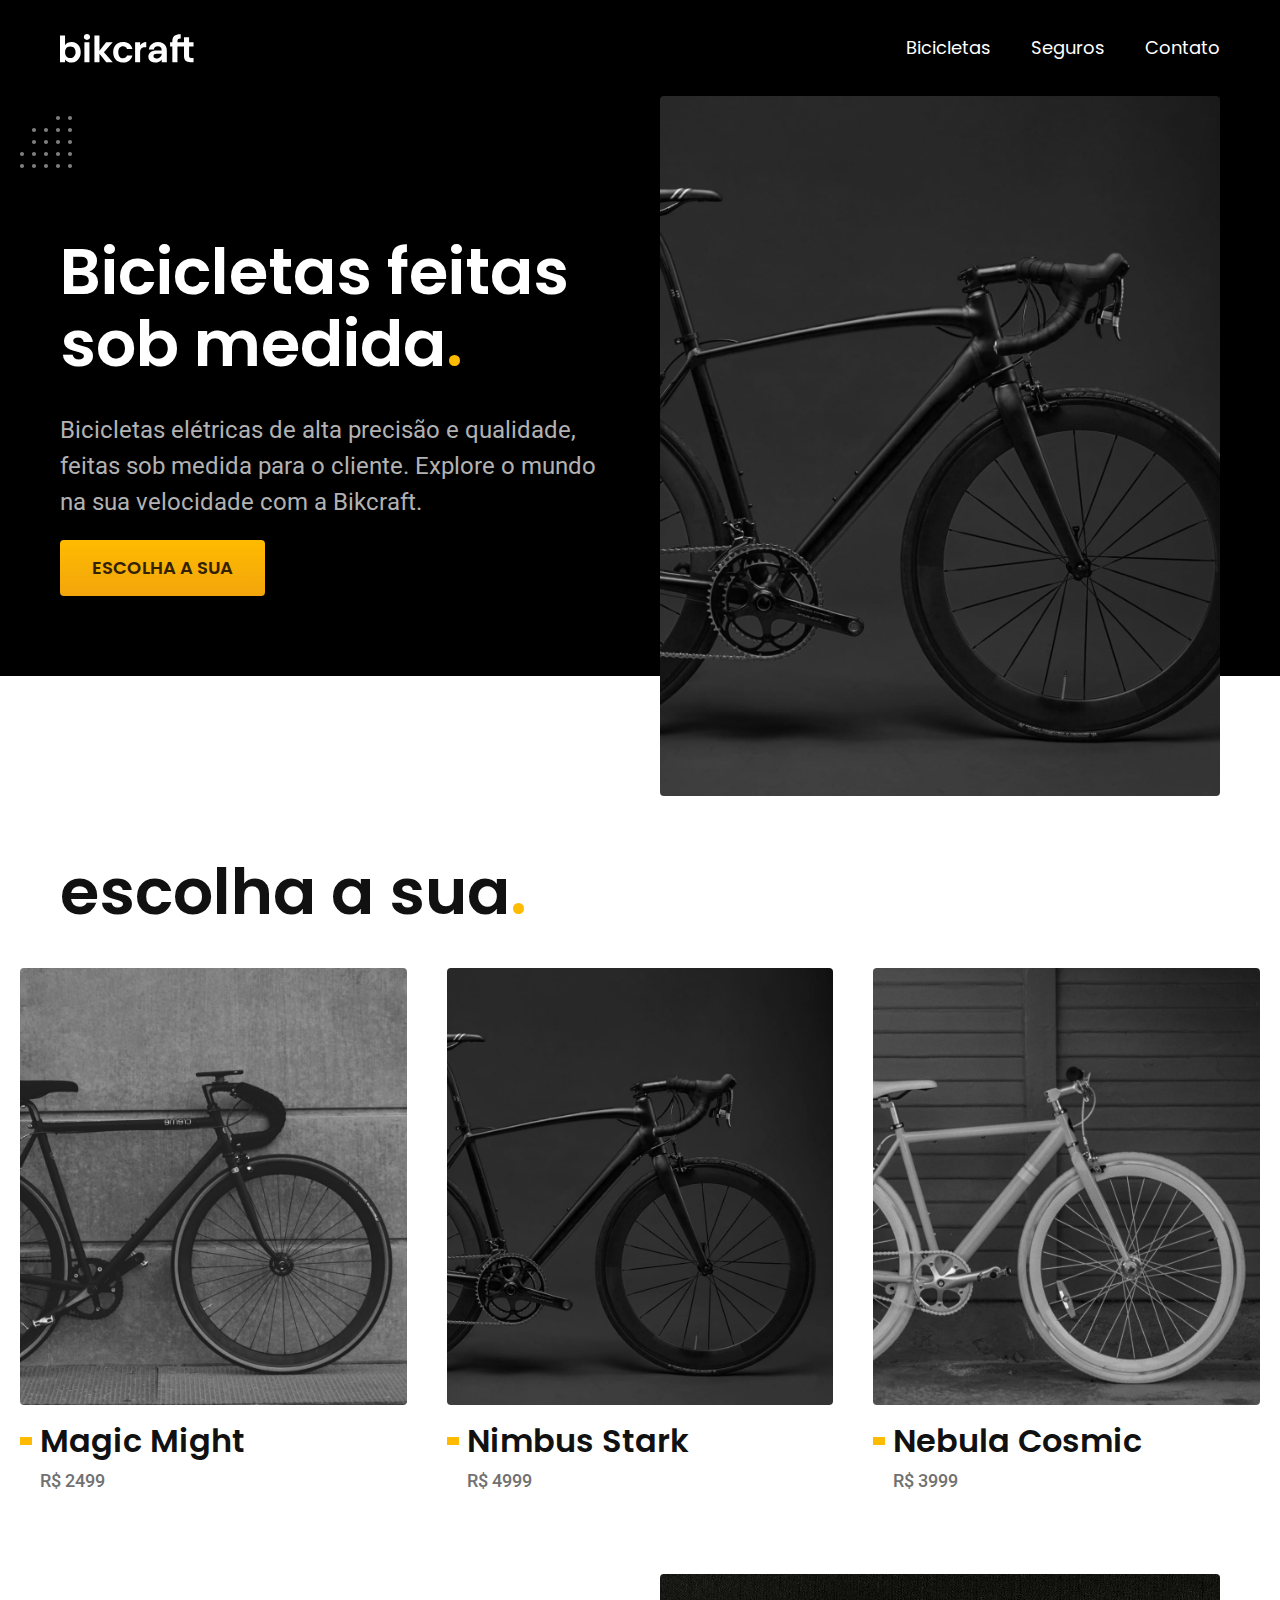
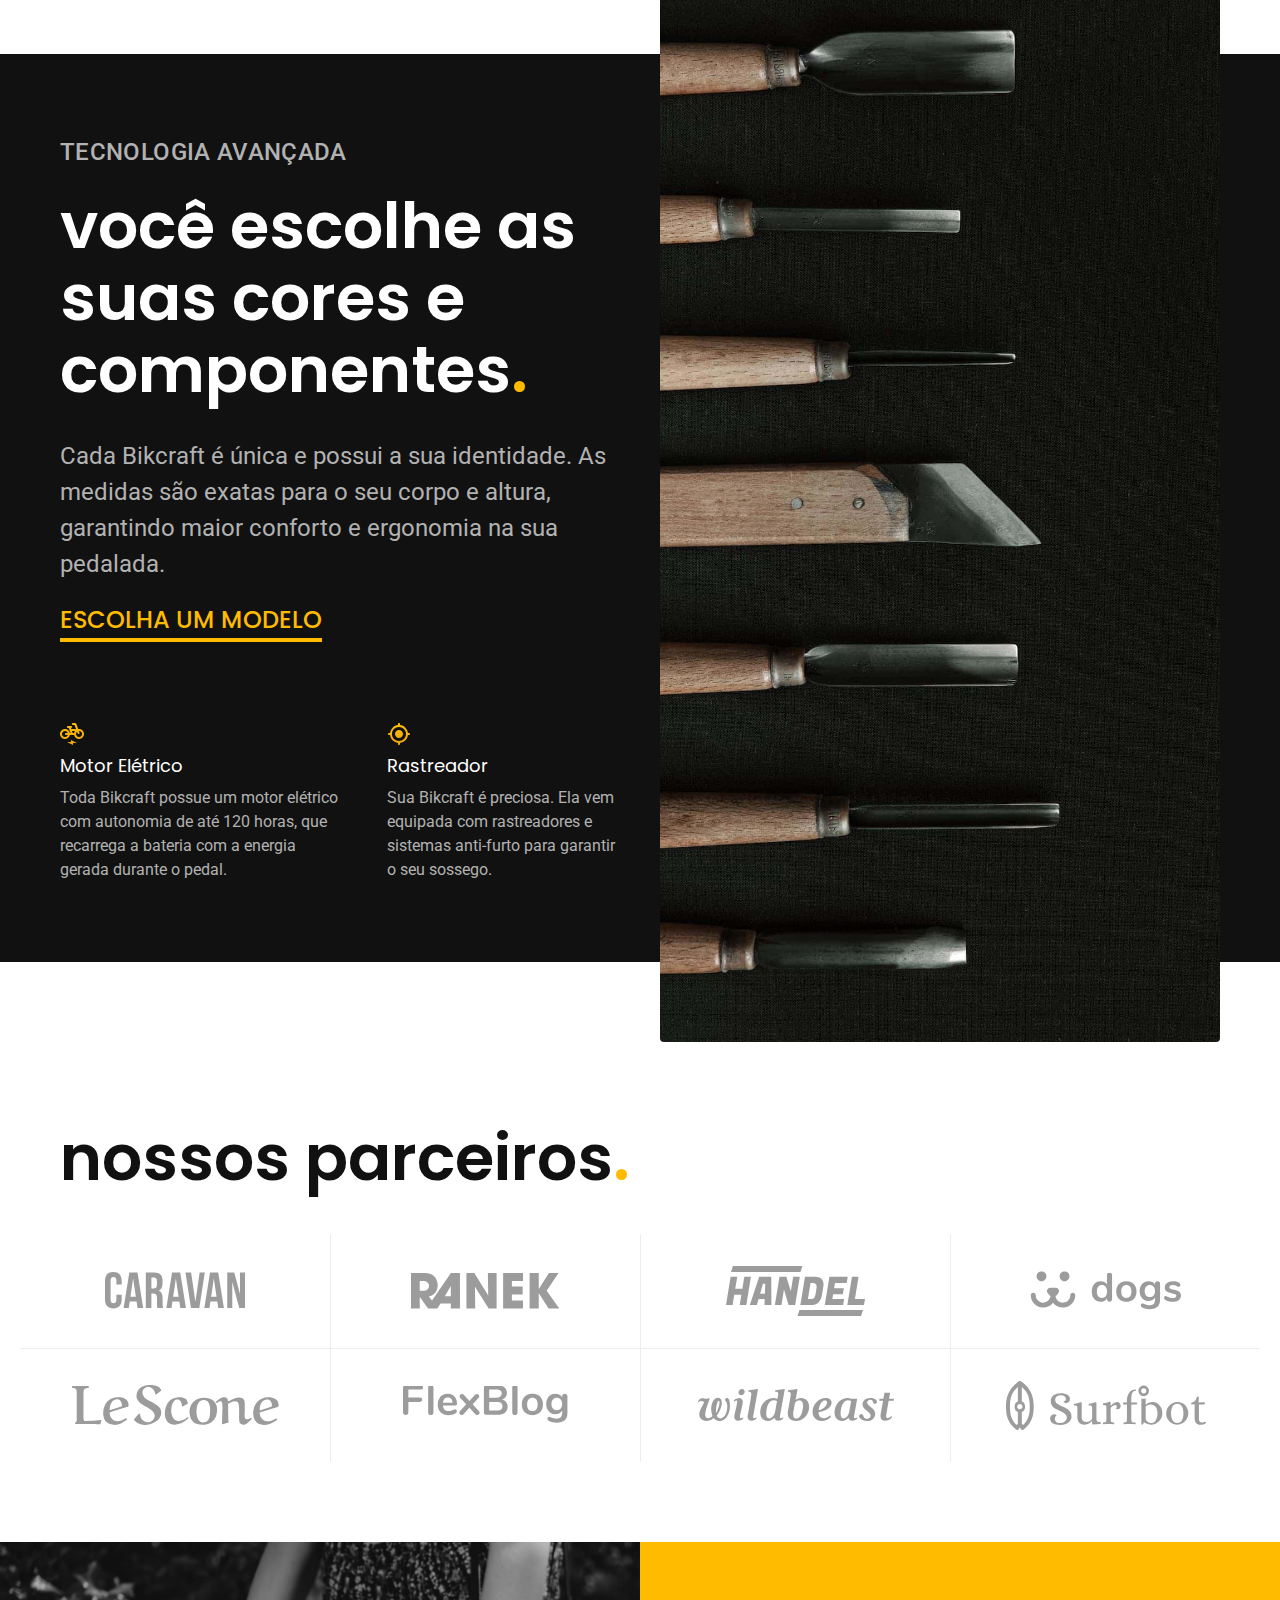
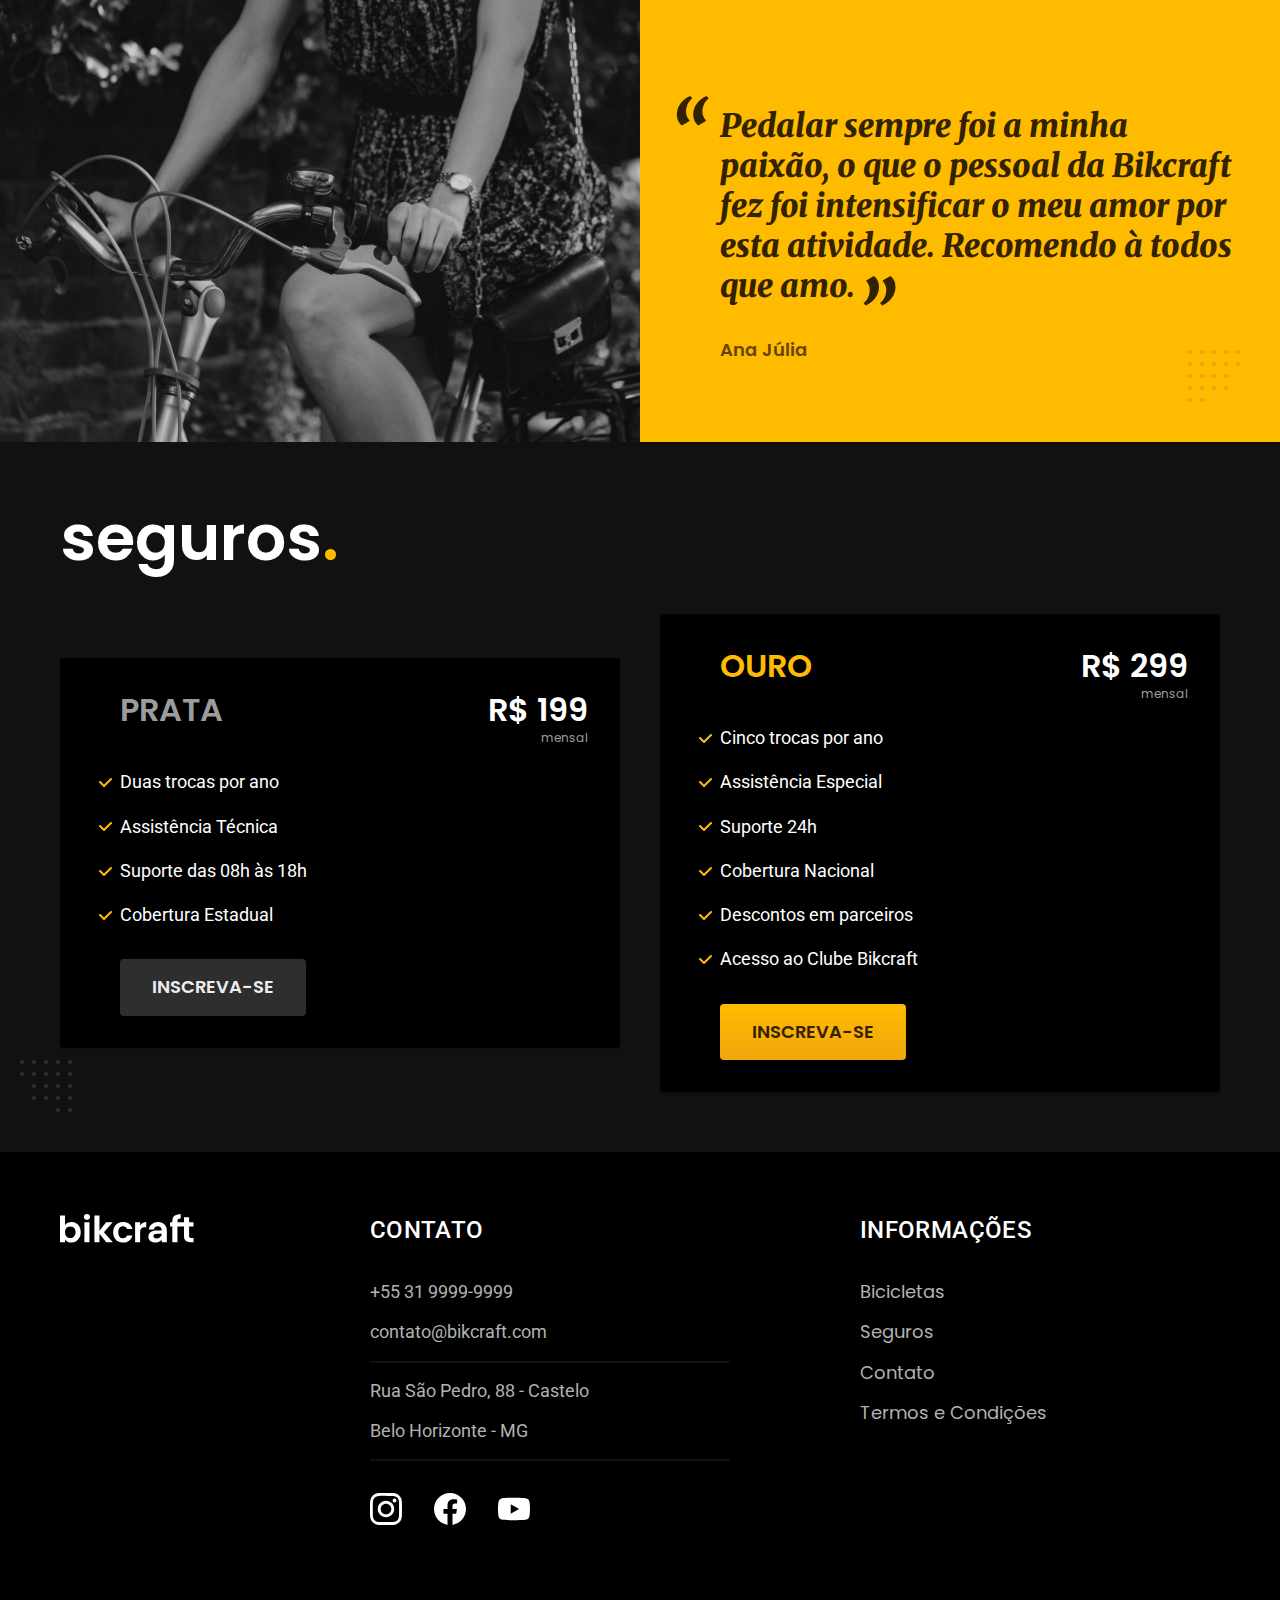
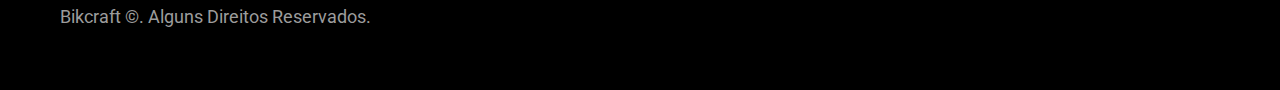
<file: index.html>
<!DOCTYPE html>
<html lang="pt-br">

<head>
  <meta charset="UTF-8">
  <meta name="viewport" content="width=device-width, initial-scale=1.0">
  <meta name="description" content="Bicicletas elétricas de alta precisão e qualidade,  feitas sob medida para o cliente. Explore o mundo na sua velocidade com a Bikcraft.">
  <title>Bikcraft - Bicicletas Elétricas</title>
  <link rel="preload" href="./css/style.min.css" as="style">
  <link rel="stylesheet" href="./css/style.min.css">
  <link rel="preconnect" href="https://fonts.googleapis.com">
  <link rel="preconnect" href="https://fonts.gstatic.com" crossorigin>
  <link href="https://fonts.googleapis.com/css2?family=Merriweather:ital,wght@1,900&family=Poppins:wght@400;600&family=Roboto:wght@400;500&display=swap" rel="stylesheet">
  <link rel="icon" href="./favicon.svg" type="image/svg+xml">
  <script>document.documentElement.classList.add("js")</script>
</head>

<body id="home">
  <header class="header-bg">
    <div class="container header">
      <a href="./index.html"><img src="./img/bikcraft.svg" width="136" height="32" alt="Bikcraft"></a>
      <nav aria-label="primaria">
        <ul class="header-menu font-1-m c0">
          <li><a href="./bicicletas.html">Bicicletas</a></li>
          <li><a href="./seguros.html">Seguros</a></li>
          <li><a href="./contato.html">Contato</a></li>
        </ul>
      </nav>
    </div>
  </header>
  <main class="introducao-bg">
    <div class="container introducao">
      <div class="introducao-conteudo">
        <h1 class="font-1-xxl c0 fadeInLeft" data-anime="100">Bicicletas feitas sob medida<span class="p1">.</span></h1>
        <p class="font-2-l c5 fadeInLeft" data-anime="200">Bicicletas elétricas de alta precisão e qualidade, feitas sob medida para o cliente. Explore o mundo na sua velocidade com a Bikcraft.</p>
        <a class="botao fadeInLeft" data-anime="300" href="./bicicletas.html">Escolha a sua</a>
      </div>
      <picture class="fadeInDown" data-anime="300">
        <source media="(max-width: 800px)" srcset="./img/bicicletas/nimbus.jpg">
        <img src="./img/fotos/introducao.jpg" alt="Bicicleta Nimbus Stark" width="1280" height="1600">
      </picture>
    </div>
  </main>
  <article class="bicicletas-lista">
    <div class="container">
      <h2 class=" font-1-xxl">escolha a sua<span class="p1">.</span></h2>
    </div>
    <ul>
      <li>
        <a href="./bicicletas/magic.html">
          <img src="./img/bicicletas/magic-home.jpg" alt="Bicicleta Magic Might" width="920" height="1040">
          <h3 class="font-1-xl">Magic Might</h3>
          <span class="font-2-m-b c7">R$ 2499</span>
        </a>
      </li>
      <li>
        <a href="./bicicletas/nimbus.html">
          <img src="./img/bicicletas/nimbus-home.jpg" alt="Bicicleta Nimbus Stark" width="920" height="1040">
          <h3 class="font-1-xl">Nimbus Stark</h3>
          <span class="font-2-m-b c7">R$ 4999</span>
        </a>
      </li>
      <li>
        <a href="./bicicletas/nebula.html">
          <img src="./img/bicicletas/nebula-home.jpg" alt="Bicicleta Nebula Cosmic" width="920" height="1040">
          <h3 class="font-1-xl">Nebula Cosmic</h3>
          <span class="font-2-m-b c7">R$ 3999</span>
        </a>
      </li>
    </ul>
  </article>
  <article class="tecnologia-bg">
    <div class="container tecnologia">
      <div class="tecnologia-conteudo">
        <span class="font-2-l-b c5">Tecnologia Avançada</span>
        <h2 class="font-1-xxl c0">você escolhe as suas cores e componentes<span class="p1">.</span></h2>
        <p class="font-2-l c5">Cada Bikcraft é única e possui a sua identidade. As medidas são exatas para o seu corpo e altura, garantindo maior conforto e ergonomia na sua pedalada.</p>
        <a class="link" href="./bicicletas.html">Escolha um modelo</a>
        <div class="tecnologia-vantagens">
          <div>
            <img src="./img/icones/eletrica.svg" alt="icon" width="24" height="24">
            <h3 class="font-1-m c0">Motor Elétrico</h3>
            <p class="font-2-s c5">Toda Bikcraft possue um motor elétrico com autonomia de até 120 horas, que recarrega a bateria com a energia gerada durante o pedal.</p>
          </div>
          <div>
            <img src="./img/icones/rastreador.svg" alt="icon" width="24" height="24">
            <h3 class="font-1-m c0">Rastreador</h3>
            <p class="font-2-s c5">Sua Bikcraft é preciosa. Ela vem equipada com rastreadores e sistemas anti-furto para garantir o seu sossego.</p>
          </div>
        </div>
      </div>
      <div class="tecnologia-img"><img src="./img/fotos/tecnologia.jpg" alt="Ferramentas com acabamento em madeira e ferro" width="1200" height="1920"></div>
    </div>
  </article>
  <section class="parceiros" aria-label="Nossos parceiros">
    <h2 class="container font-1-xxl">nossos parceiros<span class="p1">.</span></h2>
    <ul>
      <li><img src="./img/parceiros/caravan.svg" alt="caravan" width="140" height="38"></li>
      <li><img src="./img/parceiros/ranek.svg" alt="ranek" width="149" height="36"></li>
      <li><img src="./img/parceiros/handel.svg" alt="handel" width="139" height="50"></li>
      <li><img src="./img/parceiros/dogs.svg" alt="dogs" width="152" height="39"></li>
      <li><img src="./img/parceiros/lescone.svg" alt="lescone" width="208" height="41"></li>
      <li><img src="./img/parceiros/flexblog.svg" alt="flexblog" width="165" height="38"></li>
      <li><img src="./img/parceiros/wildbeast.svg" alt="wildbeast" width="196" height="34"></li>
      <li><img src="./img/parceiros/surfbot.svg" alt="surfbot" width="200" height="49"></li>
    </ul>
  </section>
  <section class="depoimento" aria-label="Depoimento">
    <div class="depoimento-img">
      <img src="./img/fotos/depoimento.jpg" alt="Pessoa pedalando na bicicleta Bikcraft" width="1560" height="1360">
    </div>
    <div class="depoimento-conteudo">
      <blockquote class="font-1-xl p5">
        <p>Pedalar sempre foi a minha paixão, o que o pessoal da Bikcraft fez foi intensificar o meu amor por esta atividade. Recomendo à todos que amo.</p>
      </blockquote>
      <span class="font-1-m-b p4">Ana Júlia</span>
    </div>
  </section>
  <article class="seguros-bg">
    <div class="container seguros">
      <h2 class="font-1-xxl c0">seguros<span class="p1">.</span></h2>
      <div class="seguros-item">
        <h3 class="font-1-xl c6" id="prata">PRATA</h3>
        <span class="font-1-xl c0">R$ 199 <span class="font-1-xs c6">mensal</span></span>
        <ul class="font-2-m c0">
          <li>Duas trocas por ano</li>
          <li>Assistência Técnica</li>
          <li>Suporte das 08h às 18h</li>
          <li>Cobertura Estadual</li>
        </ul>
        <a class="botao sec" href="./orcamento.html?tipo=seguro&produto=prata">Inscreva-se</a>
      </div>
      <div class="seguros-item">
        <h3 class="font-1-xl p1" id="ouro">OURO</h3>
        <span class="font-1-xl c0">R$ 299 <span class="font-1-xs c6">mensal</span></span>
        <ul class="font-2-m c0">
          <li>Cinco trocas por ano</li>
          <li>Assistência Especial</li>
          <li>Suporte 24h</li>
          <li>Cobertura Nacional</li>
          <li>Descontos em parceiros</li>
          <li>Acesso ao Clube Bikcraft</li>
        </ul>
        <a class="botao" href="./orcamento.html?tipo=seguro&produto=ouro">Inscreva-se</a>
      </div>
    </div>
  </article>
  <footer class="footer-bg">
    <div class="container footer">
      <img src="./img/bikcraft.svg" alt="Bikcraft" width="136" height="32">
      <div class="footer-contato">
        <h3 class="font-2-l-b c0">Contato</h3>
        <ul class="font-2-m c5">
          <li><a href="tel:+553199999999">+55 31 9999-9999</a></li>
          <li><a href="mailto:contato@bikcraft.com">contato@bikcraft.com</a></li>
          <li>Rua São Pedro, 88 - Castelo</li>
          <li>Belo Horizonte - MG</li>
        </ul>
        <div class="footer-redes">
          <a href="./"><img src="./img/redes/instagram.svg" alt="icon" width="32" height="32"></a>
          <a href="./"><img src="./img/redes/facebook.svg" alt="icon" width="32" height="32"></a>
          <a href="./"><img src="./img/redes/youtube.svg" alt="icon" width="32" height="32"></a>
        </div>
      </div>
      <div class="footer-info">
        <h3 class="font-2-l-b c0">Informações</h3>
        <nav>
          <ul class="font-1-m c5">
            <li><a href="./bicicletas.html">Bicicletas</a></li>
            <li><a href="./seguros.html">Seguros</a></li>
            <li><a href="./contato.html">Contato</a></li>
            <li><a href="./termos.html">Termos e Condições</a></li>
          </ul>
        </nav>
      </div>
      <p class="footer-copy font-2-m c6">Bikcraft ©. Alguns Direitos Reservados.</p>
    </div>
  </footer>
  <script src="./js/plugins/simple-anime.js"></script>
  <script src="./js/script.js"></script>
</body>

</html>
</file>
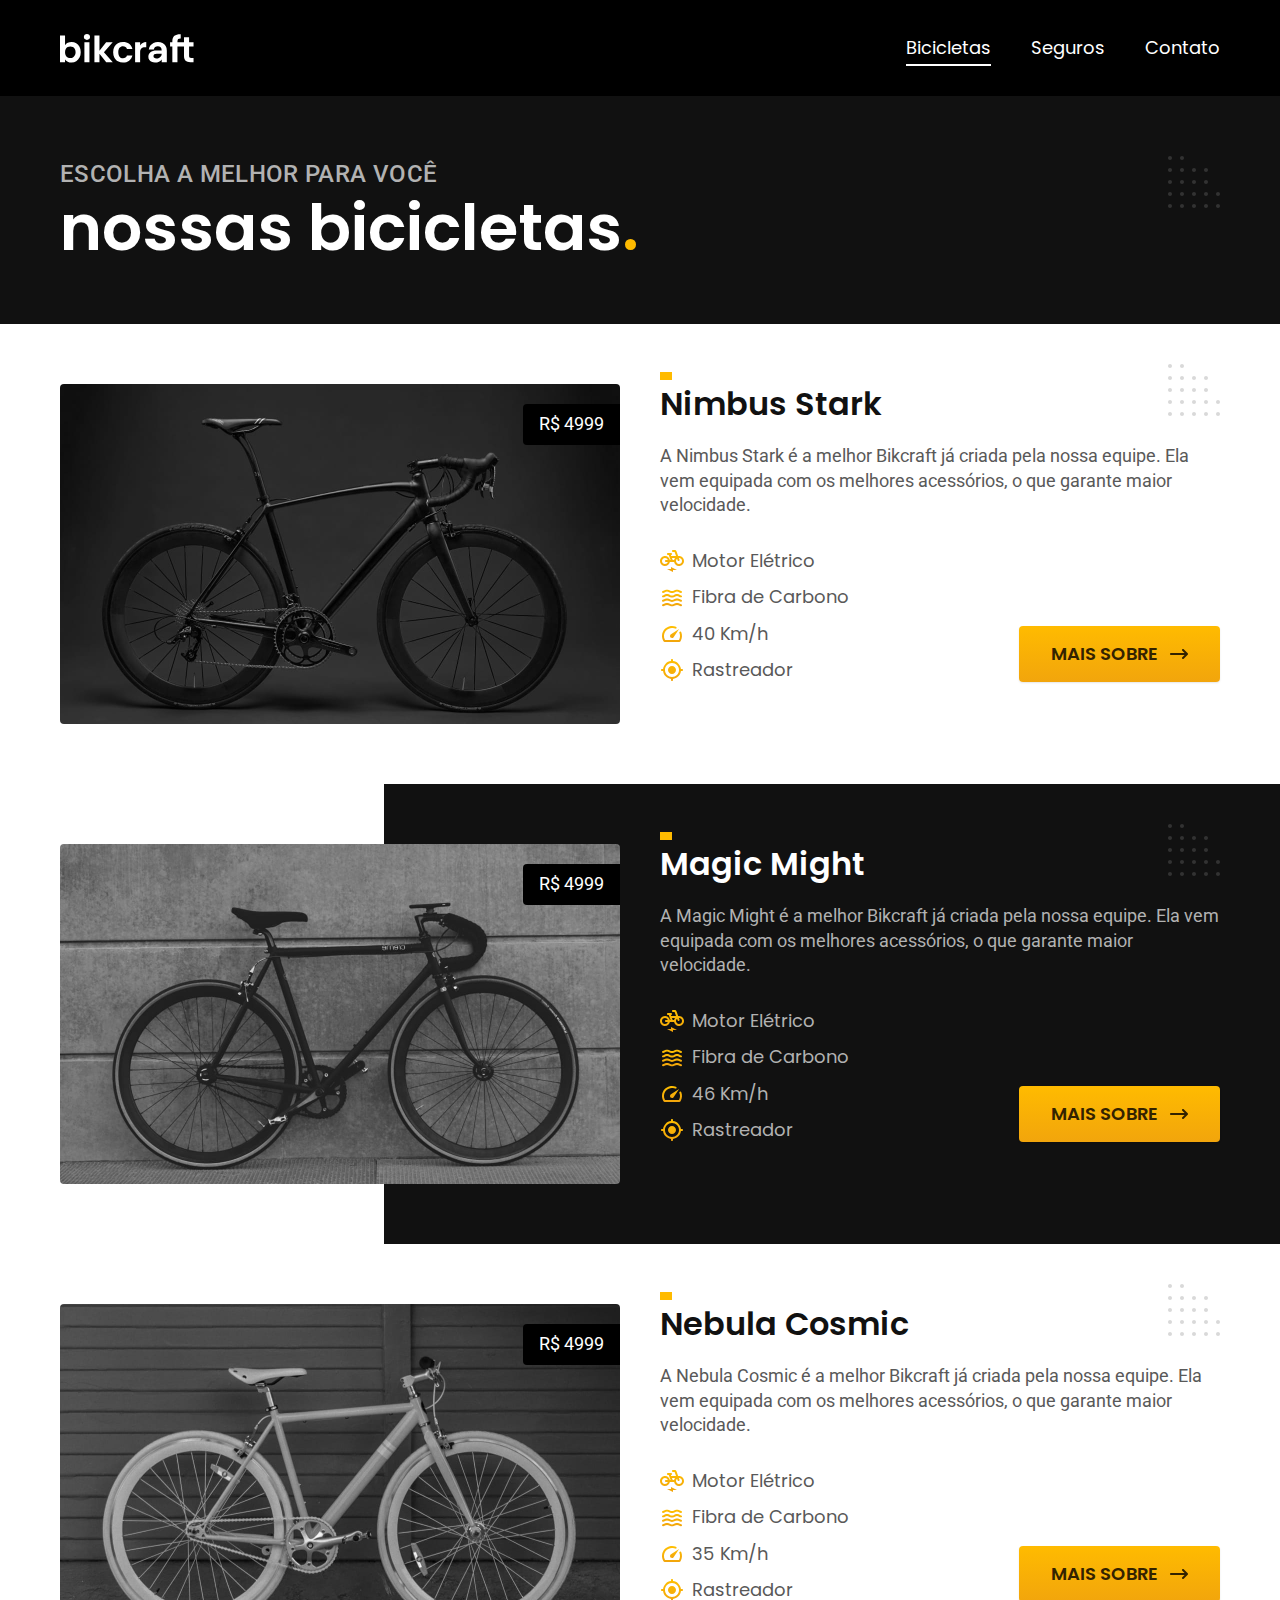
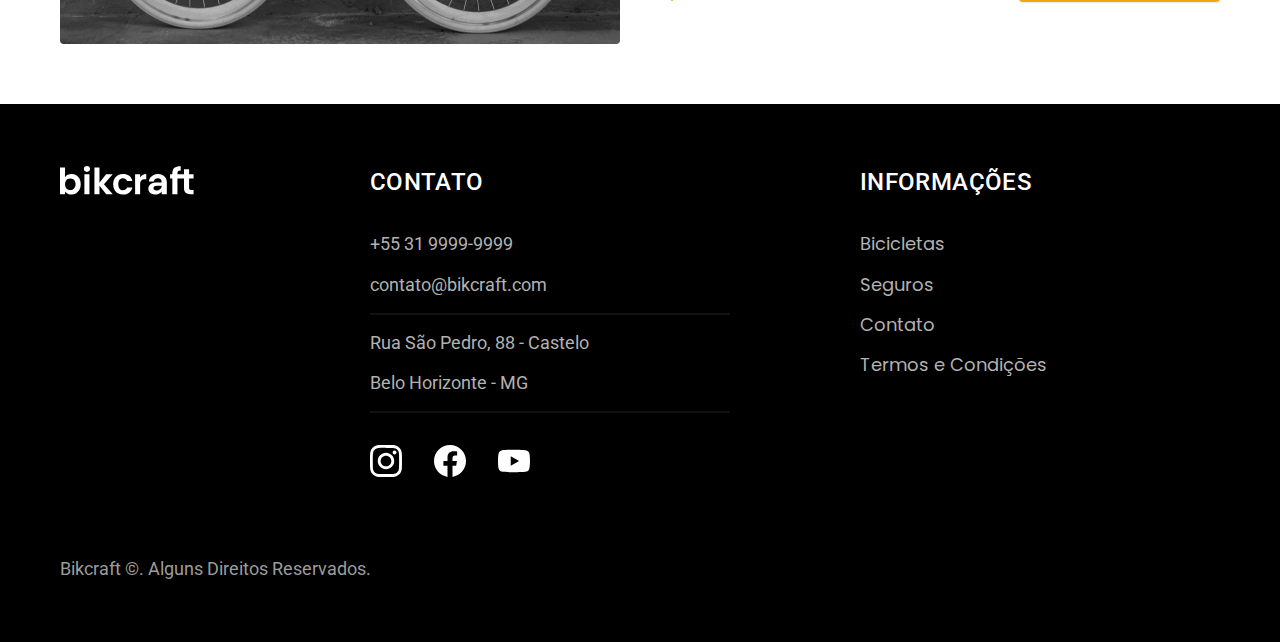
<file: bicicletas.html>
<!DOCTYPE html>
<html lang="pt-br">

<head>
  <meta charset="UTF-8">
  <meta name="viewport" content="width=device-width, initial-scale=1.0">
  <meta name="description" content="Termos e Condições">
  <title>Nossas Bicicletas | Bikcraft</title>
  <link rel="preload" href="./css/style.min.css" as="style">
  <link rel="stylesheet" href="./css/style.min.css">
  <link rel="preconnect" href="https://fonts.googleapis.com">
  <link rel="preconnect" href="https://fonts.gstatic.com" crossorigin>
  <link href="https://fonts.googleapis.com/css2?family=Merriweather:ital,wght@1,900&family=Poppins:wght@400;600&family=Roboto:wght@400;500&display=swap" rel="stylesheet">
  <link rel="icon" href="./favicon.svg" type="image/svg+xml">
  <script>document.documentElement.classList.add("js")</script>
</head>

<body id="bicicletas">
  <header class="header-bg">
    <div class="container header">
      <a href="./index.html"><img src="./img/bikcraft.svg" alt="Bikcraft" width="136" height="32"></a>
      <nav aria-label="primaria">
        <ul class="header-menu font-1-m c0">
          <li><a href="./bicicletas.html">Bicicletas</a></li>
          <li><a href="./seguros.html">Seguros</a></li>
          <li><a href="./contato.html">Contato</a></li>
        </ul>
      </nav>
    </div>
  </header>
  <main>
    <div class="titulo-bg">
      <div class="container titulo">
        <span class="font-2-l-b c5 fadeInLeft" data-anime="100">Escolha a melhor para você</span>
        <h1 class="font-1-xxl c0 fadeInLeft" data-anime="200">nossas bicicletas<span class=" p1">.</span></h1>
      </div>
    </div>
    <div class="container bicicletas fadeInDown" data-anime="300">
      <div class="bicicletas-img">
        <img src="./img/bicicletas/nimbus.jpg" alt="Bicicleta Nimbus Stark" width="1120" height="680">
        <span class="font-2-m c0">R$ 4999</span>
      </div>
      <div class="bicicletas-conteudo">
        <h2 class="font-1-xl c11">Nimbus Stark</h2>
        <p class="font-2-m c8">A Nimbus Stark é a melhor Bikcraft já criada pela nossa equipe. Ela vem equipada com os melhores acessórios, o que garante maior velocidade.</p>
        <ul class="font-1-m c8">
          <li><img src="./img/icones/eletrica.svg" alt="icon" width="24" height="24">Motor Elétrico</li>
          <li><img src="./img/icones/carbono.svg" alt="icon" width="24" height="24">Fibra de Carbono</li>
          <li><img src="./img/icones/velocidade.svg" alt="icon" width="24" height="24">40 Km/h</li>
          <li><img src="./img/icones/rastreador.svg" alt="icon" width="24" height="24">Rastreador</li>
        </ul>
        <a class="botao" href="./bicicletas/nimbus.html">Mais Sobre</a>
      </div>
    </div>
    <div class="bicicletas-bg fadeInDown" data-anime="500">
      <div class="container bicicletas">
        <div class="bicicletas-img">
          <img src="./img/bicicletas/magic.jpg" alt="Bicicleta Magic Might" width="1120" height="680">
          <span class="font-2-m c0">R$ 4999</span>
        </div>
        <div class="bicicletas-conteudo">
          <h2 class="font-1-xl c0">Magic Might</h2>
          <p class="font-2-m c5">A Magic Might é a melhor Bikcraft já criada pela nossa equipe. Ela vem equipada com os melhores acessórios, o que garante maior velocidade.</p>
          <ul class="font-1-m c5">
            <li><img src="./img/icones/eletrica.svg" alt="icon" width="24" height="24">Motor Elétrico</li>
            <li><img src="./img/icones/carbono.svg" alt="icon" width="24" height="24">Fibra de Carbono</li>
            <li><img src="./img/icones/velocidade.svg" alt="icon" width="24" height="24">46 Km/h</li>
            <li><img src="./img/icones/rastreador.svg" alt="icon" width="24" height="24">Rastreador</li>
          </ul>
          <a class="botao" href="./bicicletas/magic.html">Mais Sobre</a>
        </div>
      </div>
    </div>
    <div class="container bicicletas fadeInDown" data-anime="700">
      <div class="bicicletas-img">
        <img src="./img/bicicletas/nebula.jpg" alt="Bicicleta Nebula Cosmic" width="1120" height="680">
        <span class="font-2-m c0">R$ 4999</span>
      </div>
      <div class="bicicletas-conteudo">
        <h2 class="font-1-xl c11">Nebula Cosmic</h2>
        <p class="font-2-m c8">A Nebula Cosmic é a melhor Bikcraft já criada pela nossa equipe. Ela vem equipada com os melhores acessórios, o que garante maior velocidade.</p>
        <ul class="font-1-m c8">
          <li><img src="./img/icones/eletrica.svg" alt="icon" width="24" height="24">Motor Elétrico</li>
          <li><img src="./img/icones/carbono.svg" alt="icon" width="24" height="24">Fibra de Carbono</li>
          <li><img src="./img/icones/velocidade.svg" alt="icon" width="24" height="24">35 Km/h</li>
          <li><img src="./img/icones/rastreador.svg" alt="icon" width="24" height="24">Rastreador</li>
        </ul>
        <a class="botao" href="./bicicletas/nebula.html">Mais Sobre</a>
      </div>
    </div>
  </main>
  <footer class="footer-bg">
    <div class="container footer">
      <img src="./img/bikcraft.svg" alt="Bikcraft" width="136" height="32">
      <div class="footer-contato">
        <h3 class="font-2-l-b c0">Contato</h3>
        <ul class="font-2-m c5">
          <li><a href="tel:+553199999999">+55 31 9999-9999</a></li>
          <li><a href="mailto:contato@bikcraft.com">contato@bikcraft.com</a></li>
          <li>Rua São Pedro, 88 - Castelo</li>
          <li>Belo Horizonte - MG</li>
        </ul>
        <div class="footer-redes">
          <a href="./"><img src="./img/redes/instagram.svg" alt="icon" width="32" height="32"></a>
          <a href="./"><img src="./img/redes/facebook.svg" alt="icon" width="32" height="32"></a>
          <a href="./"><img src="./img/redes/youtube.svg" alt="icon" width="32" height="32"></a>
        </div>
      </div>
      <div class="footer-info">
        <h3 class="font-2-l-b c0">Informações</h3>
        <nav>
          <ul class="font-1-m c5">
            <li><a href="./bicicletas.html">Bicicletas</a></li>
            <li><a href="./seguros.html">Seguros</a></li>
            <li><a href="./contato.html">Contato</a></li>
            <li><a href="./termos.html">Termos e Condições</a></li>
          </ul>
        </nav>
      </div>
      <p class="footer-copy font-2-m c6">Bikcraft ©. Alguns Direitos Reservados.</p>
    </div>
  </footer>
  <script src="./js/plugins/simple-anime.js"></script>
  <script src="./js/script.js"></script>
</body>

</html>
</file>
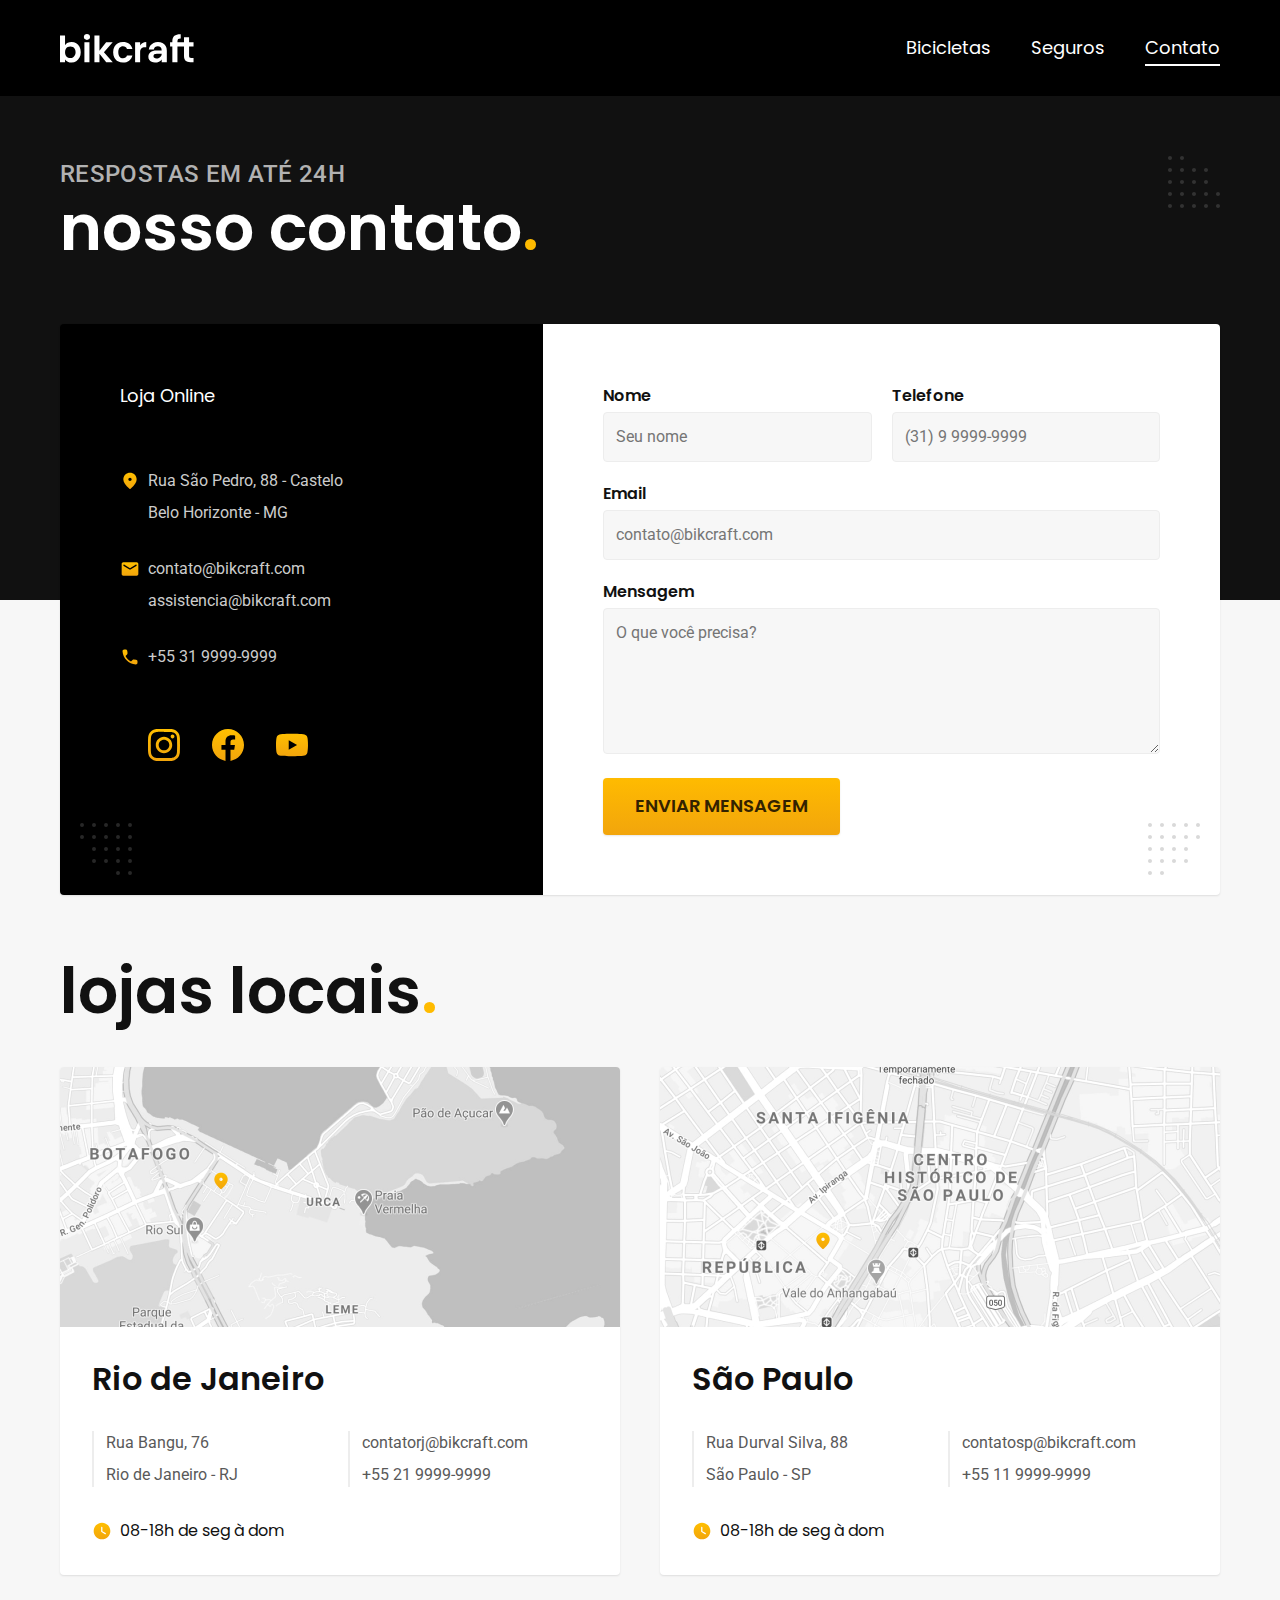
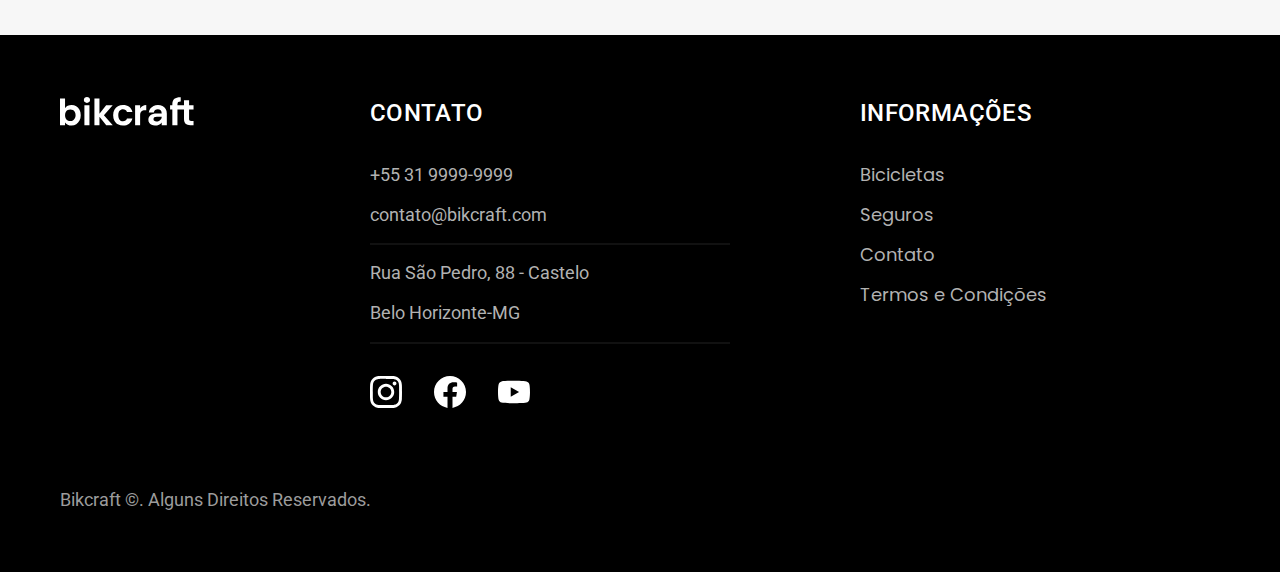
<file: contato.html>
<!DOCTYPE html>
<html lang="pt-br">

<head>
  <meta charset="UTF-8">
  <meta name="viewport" content="width=device-width, initial-scale=1.0">
  <meta name="description" content="Termos e Condições">
  <title>Contato | Bikcraft</title>
  <link rel="preload" href="./css/style.min.css" as="style">
  <link rel="stylesheet" href="./css/style.min.css">
  <link rel="preconnect" href="https://fonts.googleapis.com">
  <link rel="preconnect" href="https://fonts.gstatic.com" crossorigin>
  <link href="https://fonts.googleapis.com/css2?family=Merriweather:ital,wght@1,900&family=Poppins:wght@400;600&family=Roboto:wght@400;500&display=swap" rel="stylesheet">
  <link rel="icon" href="./favicon.svg" type="image/svg+xml">
  <script>document.documentElement.classList.add("js")</script>
</head>

<body id="contato">
  <header class="header-bg">
    <div class="container header">
      <a href="./index.html"><img src="./img/bikcraft.svg" alt="Bikcraft" width="136" height="32"></a>
      <nav aria-label="primaria">
        <ul class="header-menu font-1-m c0">
          <li><a href="./bicicletas.html">Bicicletas</a></li>
          <li><a href="./seguros.html">Seguros</a></li>
          <li><a href="./contato.html">Contato</a></li>
        </ul>
      </nav>
    </div>
  </header>
  <main>
    <div class="titulo-bg">
      <div class="container titulo">
        <span class="font-2-l-b c5 fadeInLeft" data-anime="100">Respostas em até 24h</span>
        <h1 class="font-1-xxl c0 fadeInLeft" data-anime="200">nosso contato<span class=" p1">.</span></h1>
      </div>
    </div>
    <div class="container contato fadeInDown" data-anime="300">
      <section class="contato-dados" aria-label="Endereço">
        <h2 class="font-1-m c0">Loja Online</h2>
        <div class="contato-endereco font-2-s c4">
          <p>Rua São Pedro, 88 - Castelo</p>
          <p>Belo Horizonte - MG</p>
        </div>
        <address class="contato-meios font-2-s c4">
          <a href="mailto:contato@bikcraft.com">contato@bikcraft.com</a>
          <a href="mailto:assistencia@bikcraft.com">assistencia@bikcraft.com</a>
          <a href="tel:+553199999999">+55 31 9999-9999</a>
        </address>
        <div class="contato-redes">
          <a href="./"><img src="./img/redes/instagram-p.svg" alt="icon" width="32" height="32"></a>
          <a href="./"><img src="./img/redes/facebook-p.svg" alt="icon" width="32" height="32"></a>
          <a href="./"><img src="./img/redes/youtube-p.svg" alt="icon" width="32" height="32"></a>
        </div>
      </section>
      <section class="contato-formulario" aria-label="Formulário">
        <form class="form" action="./contato.html">
          <div>
            <label for="nome">Nome</label>
            <input type="text" id="nome" name="nome" placeholder="Seu nome">
          </div>
          <div>
            <label for="telefone">Telefone</label>
            <input type="text" id="telefone" name="telefone" placeholder="(31) 9 9999-9999">
          </div>
          <div class="col-2">
            <label for="email">Email</label>
            <input type="email" id="email" name="email" placeholder="contato@bikcraft.com">
          </div>
          <div class="col-2">
            <label for="mensagem">Mensagem</label>
            <textarea rows="5" id="mensagem" name="mensagem" placeholder="O que você precisa?"></textarea>
          </div>
          <button class="botao col-2">Enviar Mensagem</button>
        </form>
      </section>
    </div>
  </main>
  <article class="container lojas">
    <h2 class="font-1-xxl">lojas locais<span class="p1">.</span></h2>
    <div class="lojas-item">
      <img src="./img/lojas/rj.jpg" alt="Mapa marcando endereço em Rua Bangu, 76 - Rio de Janeiro - RJ" width="1120" height="520">
      <div class="lojas-conteudo">
        <h3 class="font-1-xl">Rio de Janeiro</h3>
        <div class="lojas-dados font-2-s c8">
          <p>Rua Bangu, 76</p>
          <p>Rio de Janeiro - RJ</p>
        </div>
        <div class="lojas-dados font-2-s c8">
          <a href="mailto:contatorj@bikcraft.com">contatorj@bikcraft.com</a>
          <a href="tel:+552199999999">+55 21 9999-9999</a>
        </div>
        <p class="font-1-s"><img src="./img/icones/horario.svg" alt="icon" width="20" height="20">08-18h de seg à dom</p>
      </div>
    </div>
    <div class="lojas-item">
      <img src="./img/lojas/sp.jpg" alt="Mapa marcando endereço em Rua Durval Silva, 88 - São Paulo - SP" width="1120" height="520">
      <div class="lojas-conteudo">
        <h3 class="font-1-xl">São Paulo</h3>
        <div class="lojas-dados font-2-s c8">
          <p>Rua Durval Silva, 88</p>
          <p>São Paulo - SP</p>
        </div>
        <div class="lojas-dados font-2-s c8">
          <a href="mailto:contatosp@bikcraft.com">contatosp@bikcraft.com</a>
          <a href="tel:+551199999999">+55 11 9999-9999</a>
        </div>
        <p class="font-1-s"><img src="./img/icones/horario.svg" alt="icon" width="20" height="20">08-18h de seg à dom</p>
      </div>
    </div>
  </article>
  <footer class="footer-bg">
    <div class="container footer">
      <img src="./img/bikcraft.svg" alt="Bikcraft" width="136" height="32">
      <div class="footer-contato">
        <h3 class="font-2-l-b c0">Contato</h3>
        <ul class="font-2-m c5">
          <li><a href="tel:+553199999999">+55 31 9999-9999</a></li>
          <li><a href="mailto:contato@bikcraft.com">contato@bikcraft.com</a></li>
          <li>Rua São Pedro, 88 - Castelo</li>
          <li>Belo Horizonte-MG</li>
        </ul>
        <div class="footer-redes">
          <a href="./"><img src="./img/redes/instagram.svg" alt="icon" width="32" height="32"></a>
          <a href="./"><img src="./img/redes/facebook.svg" alt="icon" width="32" height="32"></a>
          <a href="./"><img src="./img/redes/youtube.svg" alt="icon" width="32" height="32"></a>
        </div>
      </div>
      <div class="footer-info">
        <h3 class="font-2-l-b c0">Informações</h3>
        <nav>
          <ul class="font-1-m c5">
            <li><a href="./bicicletas.html">Bicicletas</a></li>
            <li><a href="./seguros.html">Seguros</a></li>
            <li><a href="./contato.html">Contato</a></li>
            <li><a href="./termos.html">Termos e Condições</a></li>
          </ul>
        </nav>
      </div>
      <p class="footer-copy font-2-m c6">Bikcraft ©. Alguns Direitos Reservados.</p>
    </div>
  </footer>
  <script src="./js/plugins/simple-anime.js"></script>
  <script src="./js/script.js"></script>
</body>

</html>
</file>
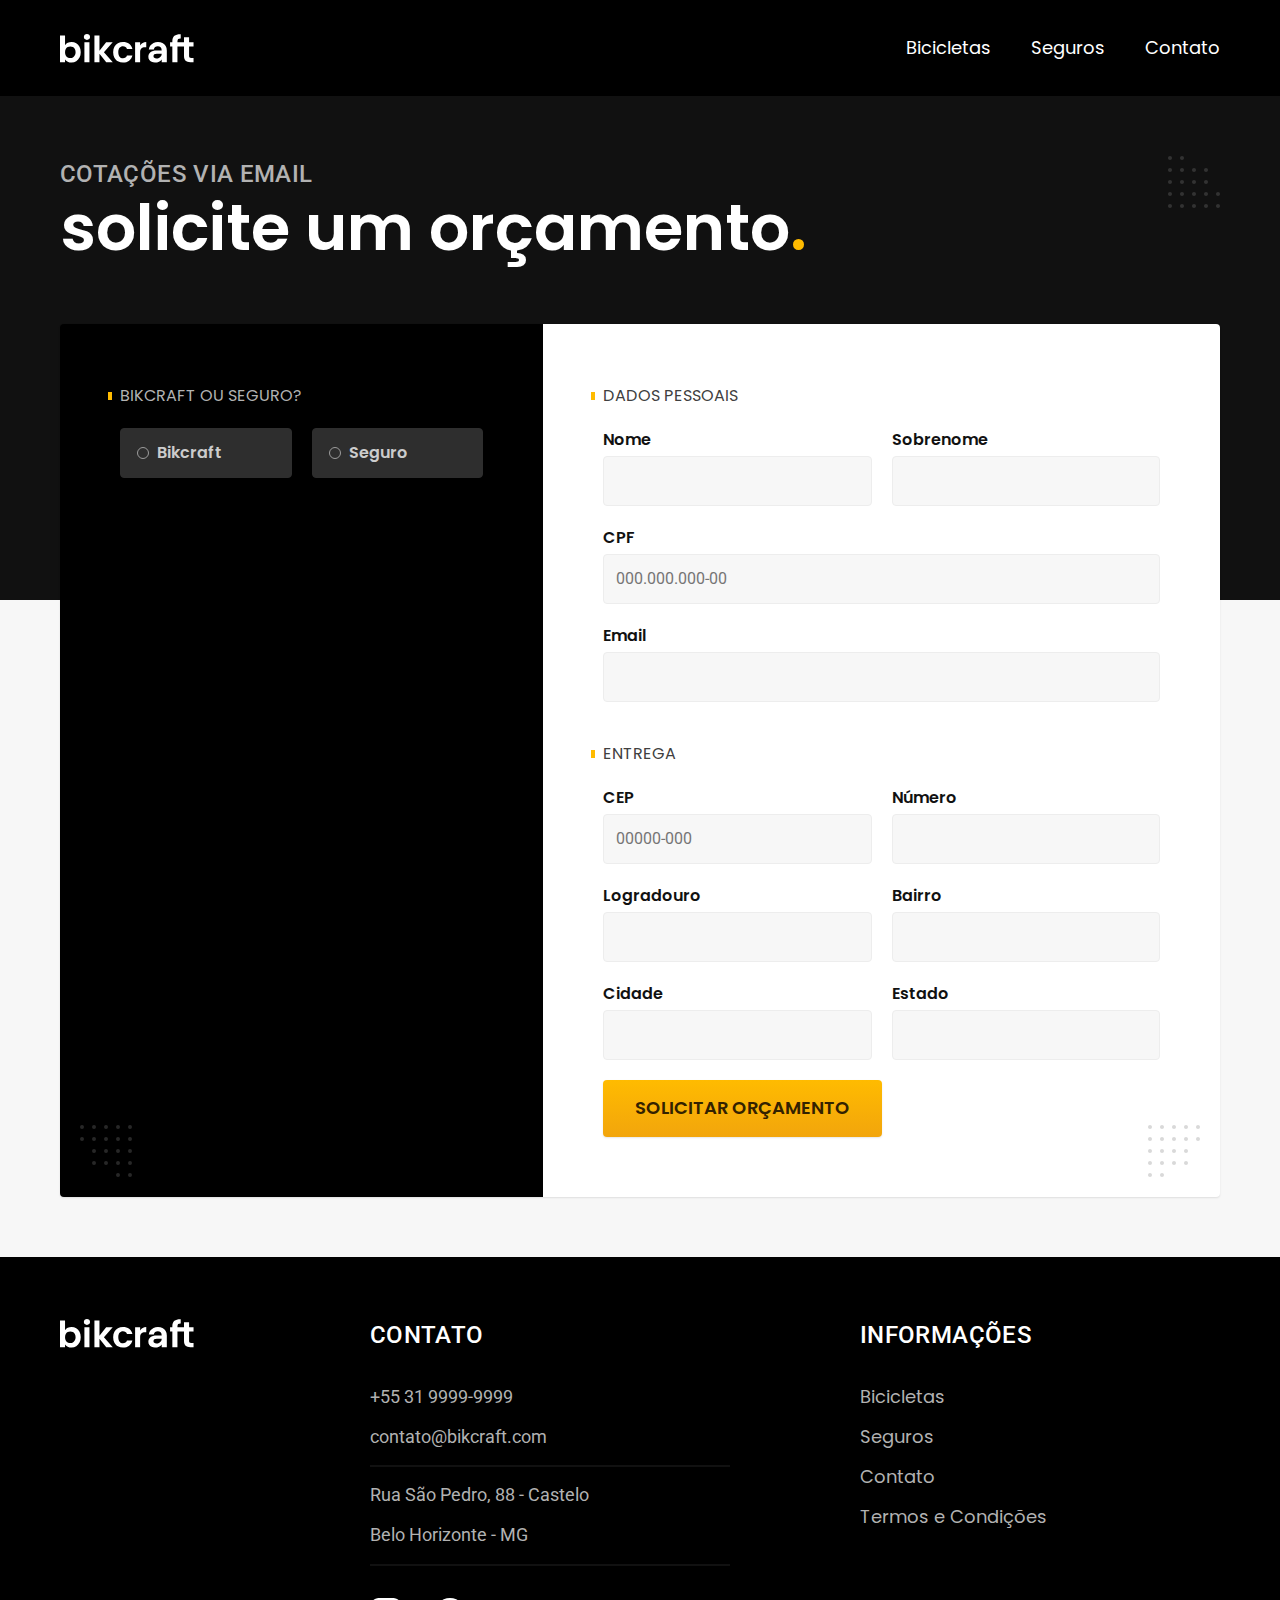
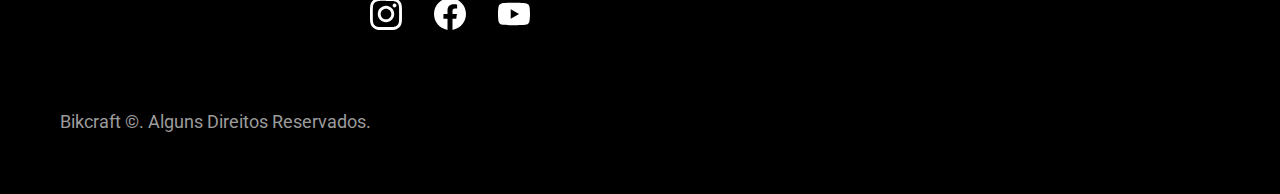
<file: orcamento.html>
<!DOCTYPE html>
<html lang="pt-br">

<head>
  <meta charset="UTF-8">
  <meta name="viewport" content="width=device-width, initial-scale=1.0">
  <meta name="description" content="Termos e Condições">
  <title>Orçamento | Bikcraft</title>
  <link rel="preload" href="./css/style.min.css" as="style">
  <link rel="stylesheet" href="./css/style.min.css">
  <link rel="preconnect" href="https://fonts.googleapis.com">
  <link rel="preconnect" href="https://fonts.gstatic.com" crossorigin>
  <link href="https://fonts.googleapis.com/css2?family=Merriweather:ital,wght@1,900&family=Poppins:wght@400;600&family=Roboto:wght@400;500&display=swap" rel="stylesheet">
  <link rel="icon" href="./favicon.svg" type="image/svg+xml">
  <script>document.documentElement.classList.add("js")</script>
</head>

<body id="orcamento">
  <header class="header-bg">
    <div class="container header">
      <a href="./index.html"><img src="./img/bikcraft.svg" alt="Bikcraft" width="136" height="32"></a>
      <nav aria-label="primaria">
        <ul class="header-menu font-1-m c0">
          <li><a href="./bicicletas.html">Bicicletas</a></li>
          <li><a href="./seguros.html">Seguros</a></li>
          <li><a href="./contato.html">Contato</a></li>
        </ul>
      </nav>
    </div>
  </header>
  <main>
    <div class="titulo-bg">
      <div class="container titulo">
        <span class="font-2-l-b c5">Cotações via email</span>
        <h1 class="font-1-xxl c0">solicite um orçamento<span class=" p1">.</span></h1>
      </div>
    </div>
    <form class="container orcamento" action="./">
      <div class="orcamento-produto">
        <h2 class="font-1-s c5">Bikcraft ou Seguro?</h2>
        <input type="radio" name="tipo" id="bikcraft" value="bikcraft">
        <label for="bikcraft">Bikcraft</label>
        <input type="radio" name="tipo" id="seguro" value="seguro">
        <label for="seguro">Seguro</label>
        <div class="orcamento-conteudo" id="orcamento-bikcraft">
          <h2 class="font-1-s c5">Escolha a sua</h2>
          <input type="radio" name="produto" id="magic" value="magic">
          <label for="magic">Magic Might <span>R$ 2499</span></label>
          <div class="orcamento-detalhes">
            <ul class="font-1-xs c8">
              <li><img src="./img/icones/eletrica.svg" alt="icon" width="32" height="32">Motor Elétrico</li>
              <li><img src="./img/icones/carbono.svg" alt="icon" width="32" height="32">Fibra de Carbono</li>
              <li><img src="./img/icones/velocidade.svg" alt="icon" width="32" height="32">46 Km/h</li>
              <li><img src="./img/icones/rastreador.svg" alt="icon" width="32" height="32">Rastreador</li>
            </ul>
            <img src="./img/bicicletas/magic.jpg" alt="Bicicleta Magic" width="1120" height="680">
          </div>
          <input type="radio" name="produto" id="nimbus" value="nimbus">
          <label for="nimbus">Nimbus Stark <span>R$ 4999</span></label>
          <div class="orcamento-detalhes">
            <ul class="font-1-xs c8">
              <li><img src="./img/icones/eletrica.svg" alt="icon" width="32" height="32">Motor Elétrico</li>
              <li><img src="./img/icones/carbono.svg" alt="icon" width="32" height="32">Fibra de Carbono</li>
              <li><img src="./img/icones/velocidade.svg" alt="icon" width="32" height="32">40 Km/h</li>
              <li><img src="./img/icones/rastreador.svg" alt="icon" width="32" height="32">Rastreador</li>
            </ul>
            <img src="./img/bicicletas/nimbus.jpg" alt="Bicicleta Nimbus" width="1120" height="680">
          </div>
          <input type="radio" name="produto" id="nebula" value="nebula">
          <label for="nebula">Nebula Cosmic <span>R$ 3999</span></label>
          <div class="orcamento-detalhes">
            <ul class="font-1-xs c8">
              <li><img src="./img/icones/eletrica.svg" alt="icon" width="32" height="32">Motor Elétrico</li>
              <li><img src="./img/icones/carbono.svg" alt="icon" width="32" height="32">Fibra de Carbono</li>
              <li><img src="./img/icones/velocidade.svg" alt="icon" width="32" height="32">35 Km/h</li>
              <li><img src="./img/icones/rastreador.svg" alt="icon" width="32" height="32">Rastreador</li>
            </ul>
            <img src="./img/bicicletas/nebula.jpg" alt="Bicicleta Nebula" width="1120" height="680">
          </div>
        </div>
        <div class="orcamento-conteudo" id="orcamento-seguro">
          <h2 class="font-1-s c5">Escolha o plano</h2>
          <input type="radio" name="produto" id="prata" value="prata">
          <label for="prata">Prata <span>R$ 199</span></label>
          <input type="radio" name="produto" id="ouro" value="ouro">
          <label for="ouro">Ouro <span>R$ 299</span></label>
        </div>
      </div>
      <div class="orcamento-dados form">
        <h2 class="font-1-s c9 col-2">Dados Pessoais</h2>
        <div>
          <label for="nome">Nome</label>
          <input type="text" id="nome" name="nome">
        </div>
        <div>
          <label for="sobrenome">Sobrenome</label>
          <input type="text" id="sobrenome" name="sobrenome">
        </div>
        <div class="col-2">
          <label for="cpf">CPF</label>
          <input type="text" id="cpf" name="cpf" placeholder="000.000.000-00">
        </div>
        <div class="col-2">
          <label for="email">Email</label>
          <input type="email" id="email" name="email">
        </div>
        <h2 class="font-1-s c9 col-2">Entrega</h2>
        <div>
          <label for="cep">CEP</label>
          <input type="text" id="cep" name="cep" placeholder="00000-000">
        </div>
        <div>
          <label for="numero">Número</label>
          <input type="text" id="numero" name="numero">
        </div>
        <div>
          <label for="logradouro">Logradouro</label>
          <input type="text" id="logradouro" name="logradouro">
        </div>
        <div>
          <label for="bairro">Bairro</label>
          <input type="text" id="bairro" name="bairro">
        </div>
        <div>
          <label for="cidade">Cidade</label>
          <input type="text" id="cidade" name="cidade">
        </div>
        <div>
          <label for="estado">Estado</label>
          <input type="text" id="estado" name="estado">
        </div>
        <button class="botao col-2">Solicitar Orçamento</button>
      </div>
    </form>
  </main>
  <footer class="footer-bg">
    <div class="container footer">
      <img src="./img/bikcraft.svg" alt="Bikcraft" width="136" height="32">
      <div class="footer-contato">
        <h3 class="font-2-l-b c0">Contato</h3>
        <ul class="font-2-m c5">
          <li><a href="tel:+553199999999">+55 31 9999-9999</a></li>
          <li><a href="mailto:contato@bikcraft.com">contato@bikcraft.com</a></li>
          <li>Rua São Pedro, 88 - Castelo</li>
          <li>Belo Horizonte - MG</li>
        </ul>
        <div class="footer-redes">
          <a href="./"><img src="./img/redes/instagram.svg" alt="icon" width="32" height="32"></a>
          <a href="./"><img src="./img/redes/facebook.svg" alt="icon" width="32" height="32"></a>
          <a href="./"><img src="./img/redes/youtube.svg" alt="icon" width="32" height="32"></a>
        </div>
      </div>
      <div class="footer-info">
        <h3 class="font-2-l-b c0">Informações</h3>
        <nav>
          <ul class="font-1-m c5">
            <li><a href="./bicicletas.html">Bicicletas</a></li>
            <li><a href="./seguros.html">Seguros</a></li>
            <li><a href="./contato.html">Contato</a></li>
            <li><a href="./termos.html">Termos e Condições</a></li>
          </ul>
        </nav>
      </div>
      <p class="footer-copy font-2-m c6">Bikcraft ©. Alguns Direitos Reservados.</p>
    </div>
  </footer>
  <script src="./js/script.js"></script>
</body>

</html>
</file>
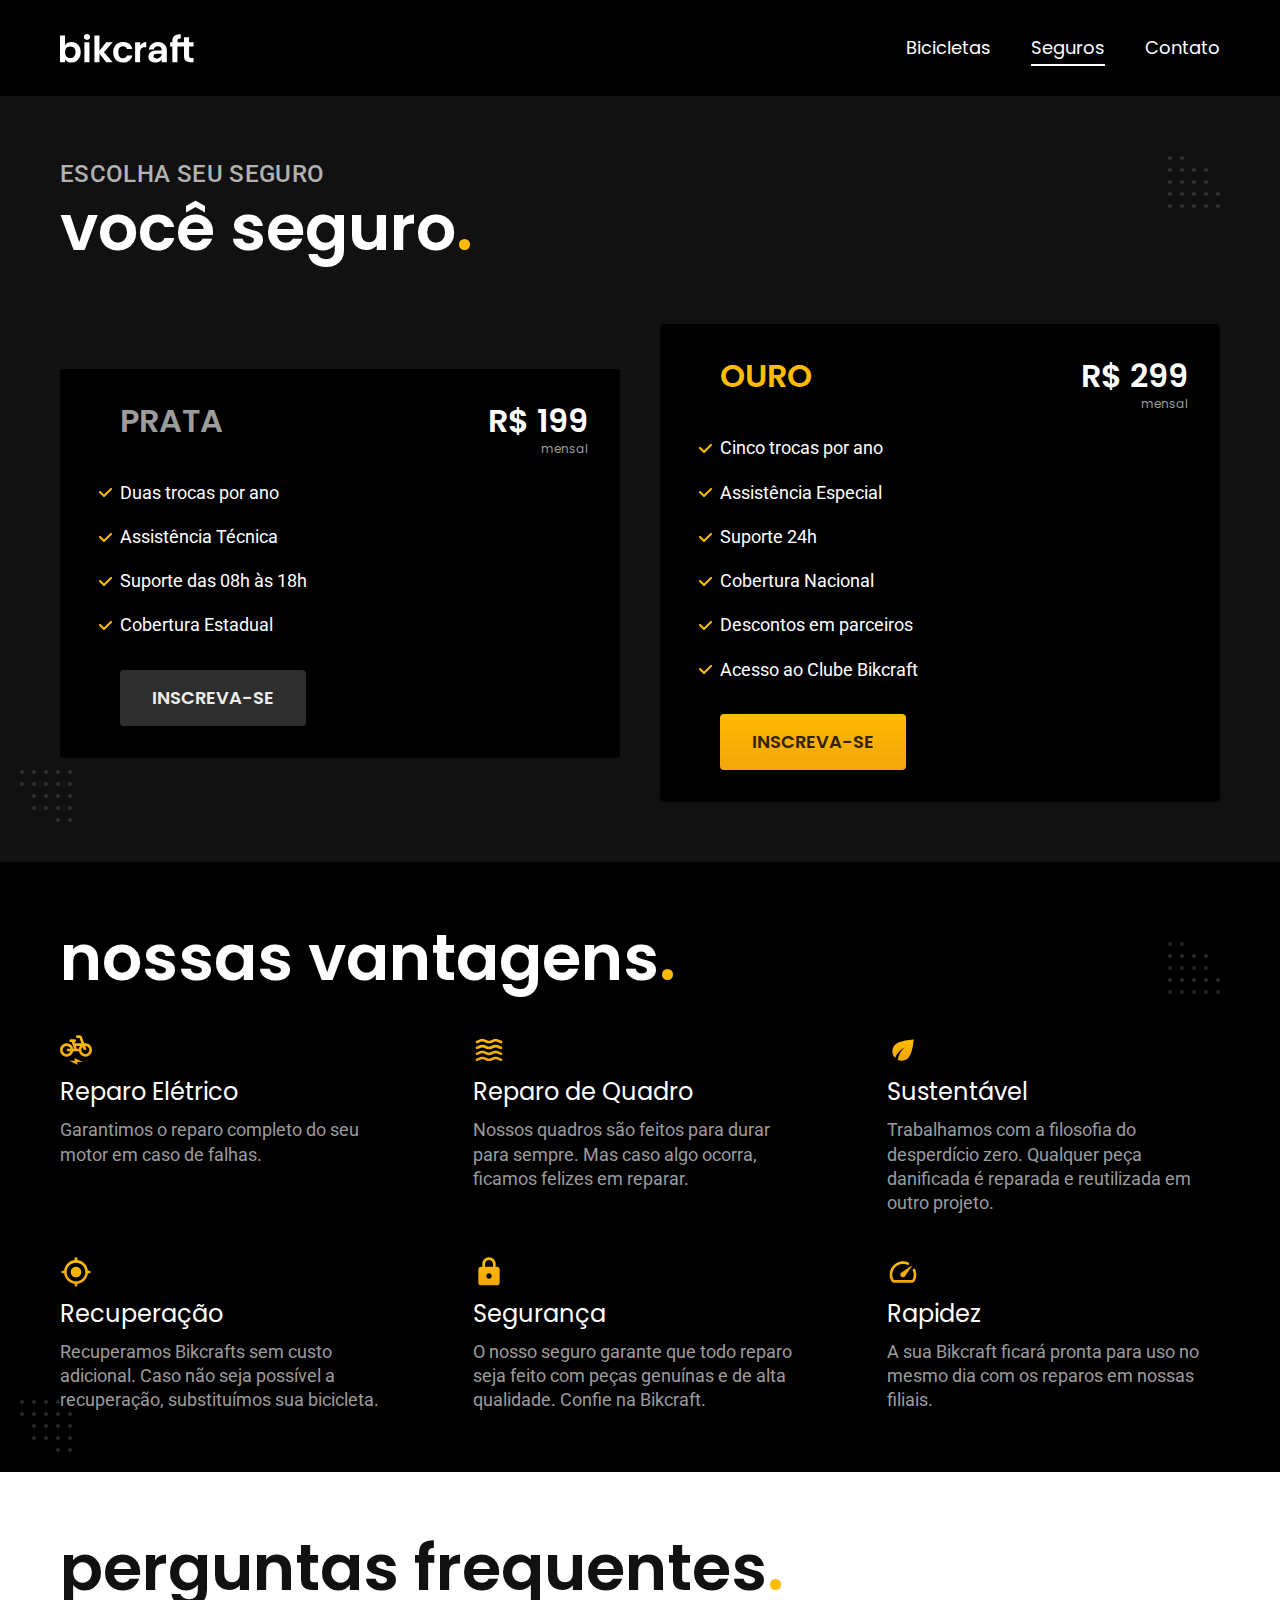
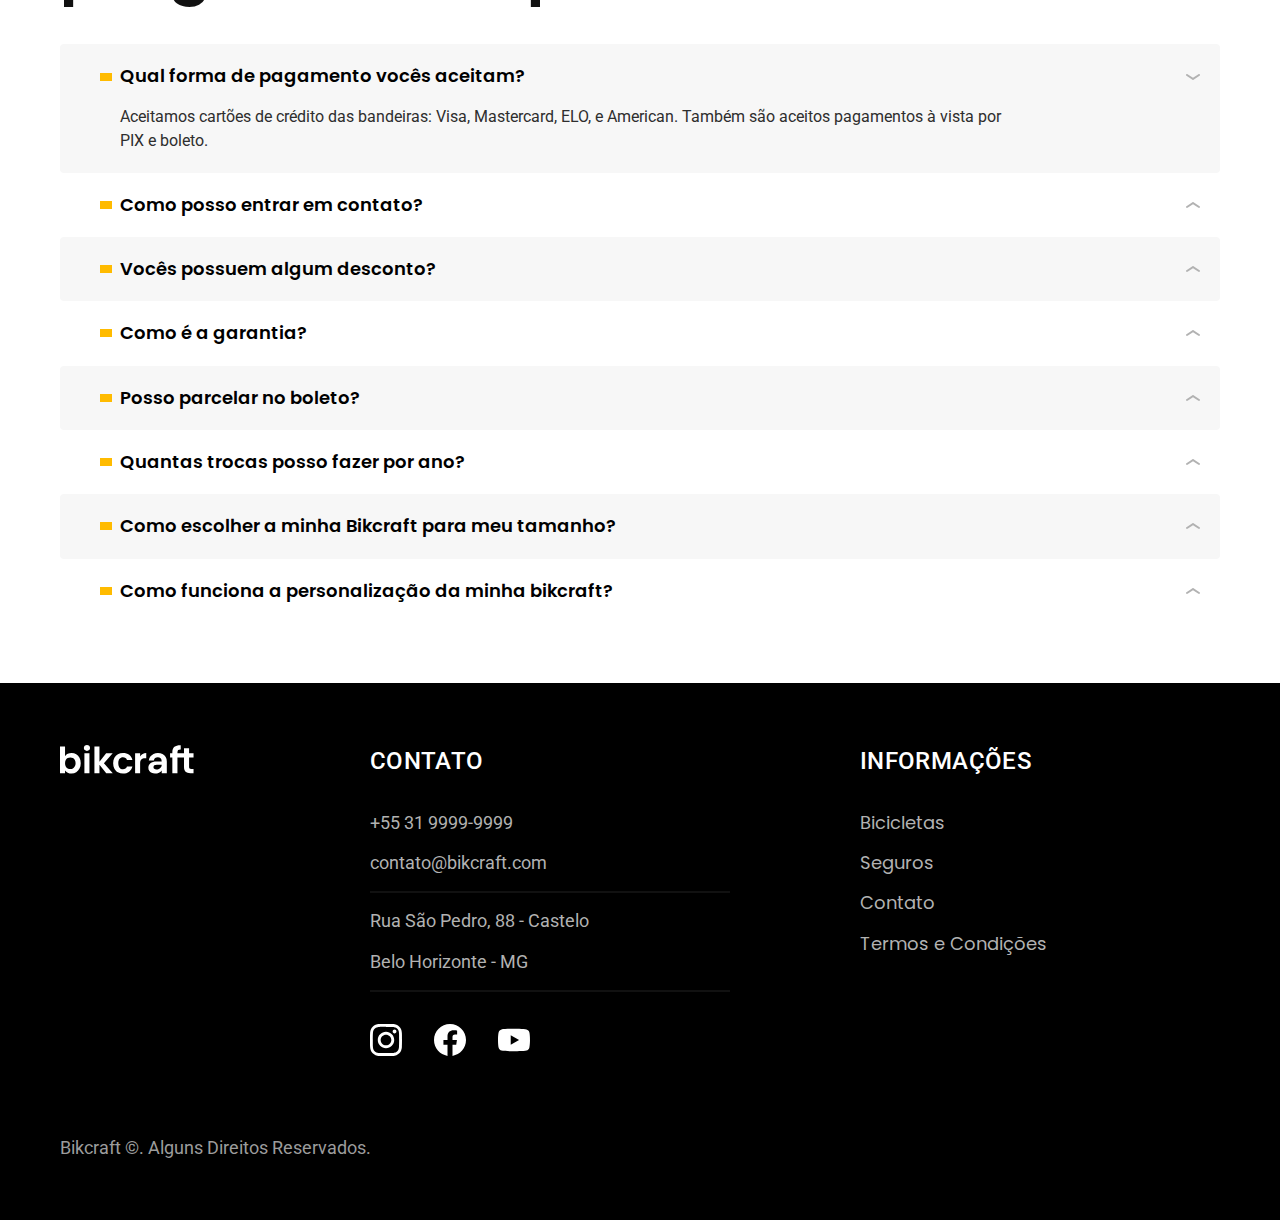
<file: seguros.html>
<!DOCTYPE html>
<html lang="pt-br">

<head>
  <meta charset="UTF-8">
  <meta name="viewport" content="width=device-width, initial-scale=1.0">
  <meta name="description" content="Bicicletas elétricas de alta precisão e qualidade,  feitas sob medida para o cliente. Explore o mundo na sua velocidade com a Bikcraft.">
  <title>Seguros | Bikcraft</title>
  <link rel="preload" href="./css/style.min.css" as="style">
  <link rel="stylesheet" href="./css/style.min.css">
  <link rel="preconnect" href="https://fonts.googleapis.com">
  <link rel="preconnect" href="https://fonts.gstatic.com" crossorigin>
  <link href="https://fonts.googleapis.com/css2?family=Merriweather:ital,wght@1,900&family=Poppins:wght@400;600&family=Roboto:wght@400;500&display=swap" rel="stylesheet">
  <link rel="icon" href="./favicon.svg" type="image/svg+xml">
  <script>document.documentElement.classList.add("js")</script>
</head>

<body id="seguros">
  <header class="header-bg">
    <div class="container header">
      <a href="./index.html"><img src="./img/bikcraft.svg" alt="Bikcraft" width="136" height="32"></a>
      <nav aria-label="primaria">
        <ul class="header-menu font-1-m c0">
          <li><a href="./bicicletas.html">Bicicletas</a></li>
          <li><a href="./seguros.html">Seguros</a></li>
          <li><a href="./contato.html">Contato</a></li>
        </ul>
      </nav>
    </div>
  </header>
  <main class="seguros-bg">
    <div class="titulo-bg">
      <div class="container titulo">
        <span class="font-2-l-b c5 fadeInLeft" data-anime="100">Escolha seu seguro</span>
        <h1 class="font-1-xxl c0 fadeInLeft" data-anime="200">você seguro<span class=" p1">.</span></h1>
      </div>
    </div>
    <div class="container seguros">
      <div class="seguros-item fadeInLeft" data-anime="300">
        <h3 class="font-1-xl c6">PRATA</h3>
        <span class="font-1-xl c0">R$ 199 <span class="font-1-xs c6">mensal</span></span>
        <ul class="font-2-m c0">
          <li>Duas trocas por ano</li>
          <li>Assistência Técnica</li>
          <li>Suporte das 08h às 18h</li>
          <li>Cobertura Estadual</li>
        </ul>
        <a class="botao sec" href="./orcamento.html?tipo=seguro&produto=prata">Inscreva-se</a>
      </div>
      <div class="seguros-item fadeInRight" data-anime="300">
        <h3 class="font-1-xl p1">OURO</h3>
        <span class="font-1-xl c0">R$ 299 <span class="font-1-xs c6">mensal</span></span>
        <ul class="font-2-m c0">
          <li>Cinco trocas por ano</li>
          <li>Assistência Especial</li>
          <li>Suporte 24h</li>
          <li>Cobertura Nacional</li>
          <li>Descontos em parceiros</li>
          <li>Acesso ao Clube Bikcraft</li>
        </ul>
        <a class="botao" href="./orcamento.html?tipo=seguro&produto=ouro">Inscreva-se</a>
      </div>
    </div>
  </main>
  <article class="vantagens-bg">
    <div class="container vantagens">
      <h2 class="font-1-xxl c0">nossas vantagens<span class="p1">.</span></h2>
      <ul class="vantagens-item">
        <li>
          <img src="./img/icones/eletrica.svg" alt="icon" width="32" height="32">
          <h3 class="font-1-l c0">Reparo Elétrico</h3>
          <p class="font-2-m c6">Garantimos o reparo completo do seu motor em caso de falhas.</p>
        </li>
      </ul>
      <ul class="vantagens-item">
        <li>
          <img src="./img/icones/carbono.svg" alt="icon" width="32" height="32">
          <h3 class="font-1-l c0">Reparo de Quadro</h3>
          <p class="font-2-m c6">Nossos quadros são feitos para durar para sempre. Mas caso algo ocorra, ficamos felizes em reparar.</p>
        </li>
      </ul>
      <ul class="vantagens-item">
        <li>
          <img src="./img/icones/sustentavel.svg" alt="icon" width="32" height="32">
          <h3 class="font-1-l c0">Sustentável</h3>
          <p class="font-2-m c6">Trabalhamos com a filosofia do desperdício zero. Qualquer peça danificada é reparada e reutilizada em outro projeto.</p>
        </li>
      </ul>
      <ul class="vantagens-item">
        <li>
          <img src="./img/icones/rastreador.svg" alt="icon" width="32" height="32">
          <h3 class="font-1-l c0">Recuperação</h3>
          <p class="font-2-m c6">Recuperamos Bikcrafts sem custo adicional. Caso não seja possível a recuperação, substituímos sua bicicleta.</p>
        </li>
      </ul>
      <ul class="vantagens-item">
        <li>
          <img src="./img/icones/seguro.svg" alt="icon" width="32" height="32">
          <h3 class="font-1-l c0">Segurança</h3>
          <p class="font-2-m c6">O nosso seguro garante que todo reparo seja feito com peças genuínas e de alta qualidade. Confie na Bikcraft.</p>
        </li>
      </ul>
      <ul class="vantagens-item">
        <li>
          <img src="./img/icones/velocidade.svg" alt="icon" width="32" height="32">
          <h3 class="font-1-l c0">Rapidez</h3>
          <p class="font-2-m c6">A sua Bikcraft ficará pronta para uso no mesmo dia com os reparos em nossas filiais.</p>
        </li>
      </ul>
    </div>
  </article>
  <article class="perguntas-bg">
    <div class="container perguntas">
      <h2 class="font-1-xxl">perguntas frequentes<span class="p1">.</span></h2>
      <dl class="perguntas-item">
        <div>
          <dt><button class="font-1-m-b" aria-controls="pergunta1" aria-expanded="true">Qual forma de pagamento vocês aceitam?</button></dt>
          <dd id="pergunta1" class="font-2-s c10 ativa">Aceitamos cartões de crédito das bandeiras: Visa, Mastercard, ELO, e American. Também são aceitos pagamentos à vista por PIX e boleto.</dd>
        </div>
        <div>
          <dt><button class="font-1-m-b" aria-controls="pergunta2" aria-expanded="false">Como posso entrar em contato?</button></dt>
          <dd id="pergunta2" class="font-2-s c10">Aceitamos cartões de crédito das bandeiras: Visa, Mastercard, ELO, e American. Também são aceitos pagamentos à vista por PIX e boleto.</dd>
        </div>
        <div>
          <dt><button class="font-1-m-b" aria-controls="pergunta3" aria-expanded="false">Vocês possuem algum desconto?</button></dt>
          <dd id="pergunta3" class="font-2-s c10">Aceitamos cartões de crédito das bandeiras: Visa, Mastercard, ELO, e American. Também são aceitos pagamentos à vista por PIX e boleto.</dd>
        </div>
        <div>
          <dt><button class="font-1-m-b" aria-controls="pergunta4" aria-expanded="false">Como é a garantia?</button></dt>
          <dd id="pergunta4" class="font-2-s c10">Aceitamos cartões de crédito das bandeiras: Visa, Mastercard, ELO, e American. Também são aceitos pagamentos à vista por PIX e boleto.</dd>
        </div>
        <div>
          <dt><button class="font-1-m-b" aria-controls="pergunta5" aria-expanded="false">Posso parcelar no boleto?</button></dt>
          <dd id="pergunta5" class="font-2-s c10">Aceitamos cartões de crédito das bandeiras: Visa, Mastercard, ELO, e American. Também são aceitos pagamentos à vista por PIX e boleto.</dd>
        </div>
        <div>
          <dt><button class="font-1-m-b" aria-controls="pergunta6" aria-expanded="false">Quantas trocas posso fazer por ano?</button></dt>
          <dd id="pergunta6" class="font-2-s c10">Aceitamos cartões de crédito das bandeiras: Visa, Mastercard, ELO, e American. Também são aceitos pagamentos à vista por PIX e boleto.</dd>
        </div>
        <div>
          <dt><button class="font-1-m-b" aria-controls="pergunta7" aria-expanded="false">Como escolher a minha Bikcraft para meu tamanho?</button></dt>
          <dd id="pergunta7" class="font-2-s c10">Aceitamos cartões de crédito das bandeiras: Visa, Mastercard, ELO, e American. Também são aceitos pagamentos à vista por PIX e boleto.</dd>
        </div>
        <div>
          <dt><button class="font-1-m-b" aria-controls="pergunta8" aria-expanded="false">Como funciona a personalização da minha bikcraft?</button></dt>
          <dd id="pergunta8" class="font-2-s c10">Aceitamos cartões de crédito das bandeiras: Visa, Mastercard, ELO, e American. Também são aceitos pagamentos à vista por PIX e boleto.</dd>
        </div>
      </dl>
  </article>
  <footer class="footer-bg">
    <div class="container footer">
      <img src="./img/bikcraft.svg" alt="Bikcraft" width="136" height="32">
      <div class="footer-contato">
        <h3 class="font-2-l-b c0">Contato</h3>
        <ul class="font-2-m c5">
          <li><a href="tel:+553199999999">+55 31 9999-9999</a></li>
          <li><a href="mailto:contato@bikcraft.com">contato@bikcraft.com</a></li>
          <li>Rua São Pedro, 88 - Castelo</li>
          <li>Belo Horizonte - MG</li>
        </ul>
        <div class="footer-redes">
          <a href="./"><img src="./img/redes/instagram.svg" alt="icon" width="32" height="32"></a>
          <a href="./"><img src="./img/redes/facebook.svg" alt="icon" width="32" height="32"></a>
          <a href="./"><img src="./img/redes/youtube.svg" alt="icon" width="32" height="32"></a>
        </div>
      </div>
      <div class="footer-info">
        <h3 class="font-2-l-b c0">Informações</h3>
        <nav>
          <ul class="font-1-m c5">
            <li><a href="./bicicletas.html">Bicicletas</a></li>
            <li><a href="./seguros.html">Seguros</a></li>
            <li><a href="./contato.html">Contato</a></li>
            <li><a href="./termos.html">Termos e Condições</a></li>
          </ul>
        </nav>
      </div>
      <p class="footer-copy font-2-m c6">Bikcraft ©. Alguns Direitos Reservados.</p>
    </div>
  </footer>
  <script src="./js/plugins/simple-anime.js"></script>
  <script src="./js/script.js"></script>
</body>

</html>
</file>
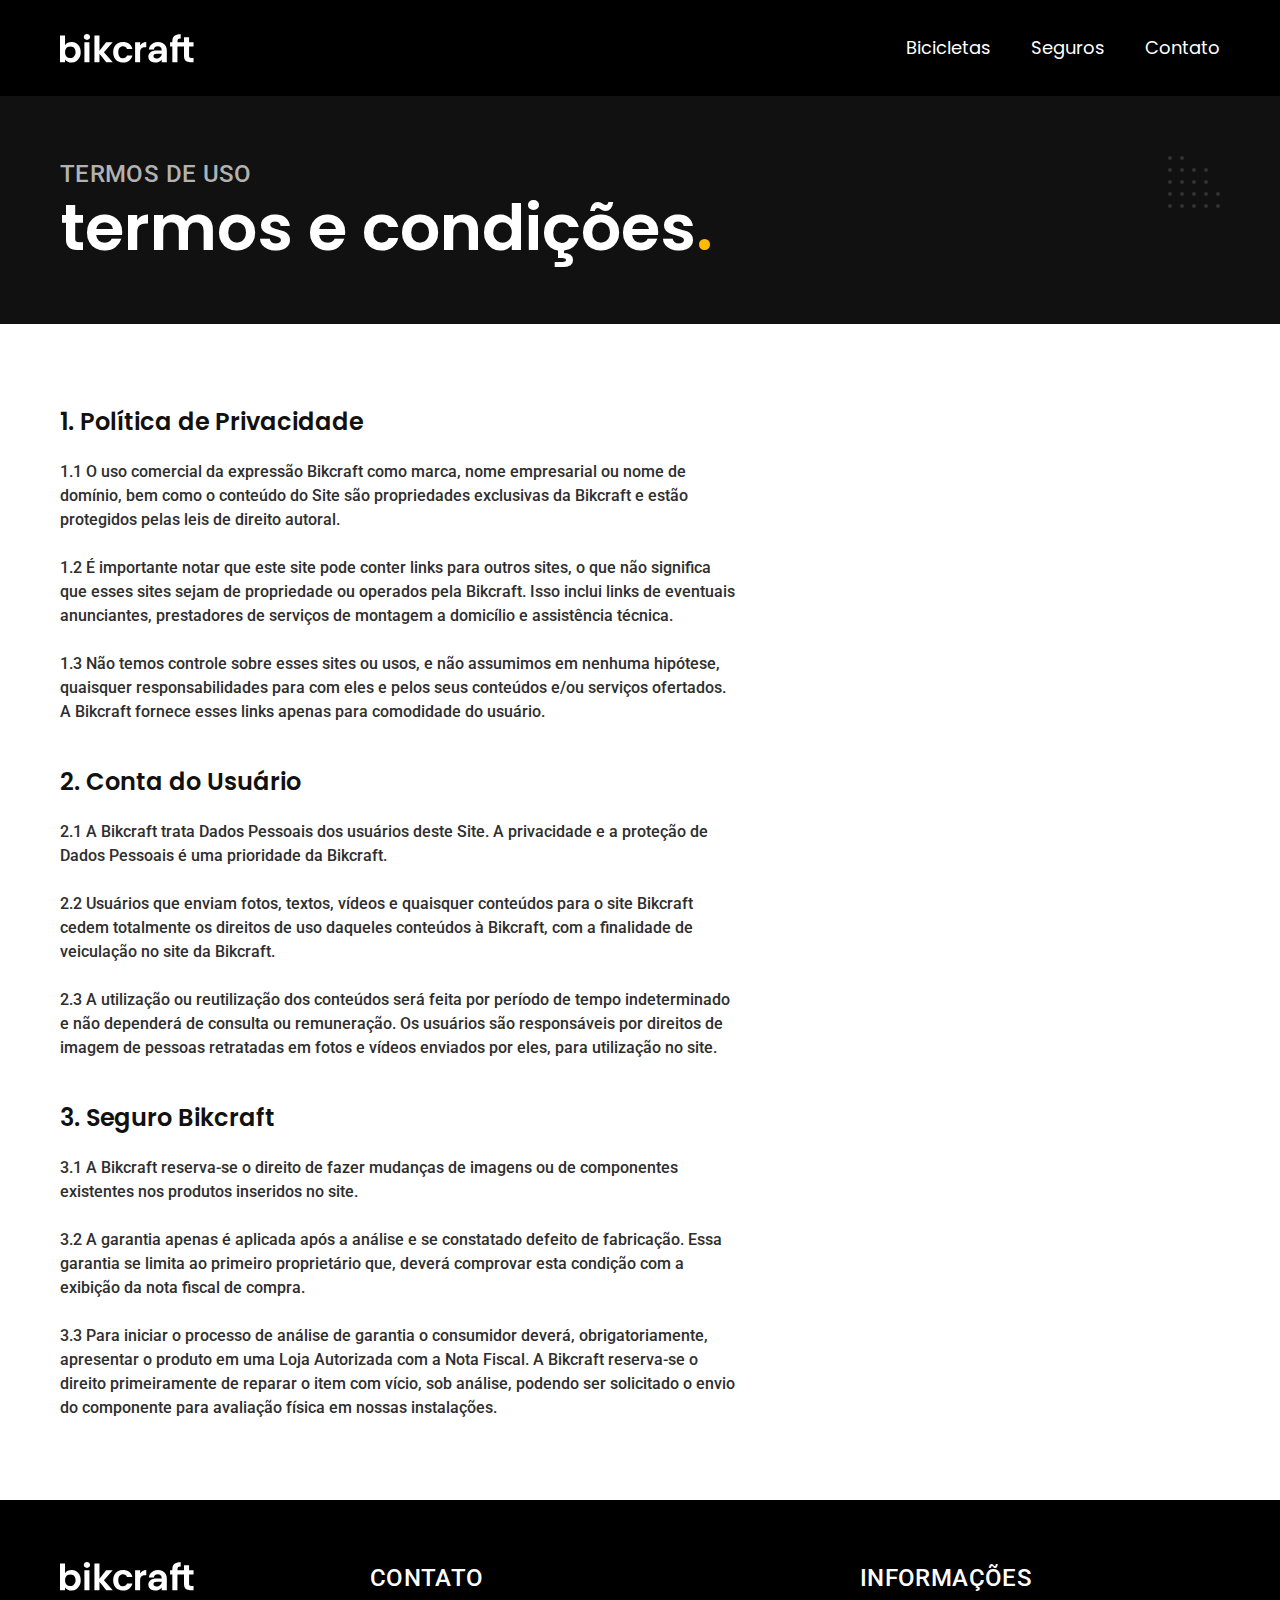
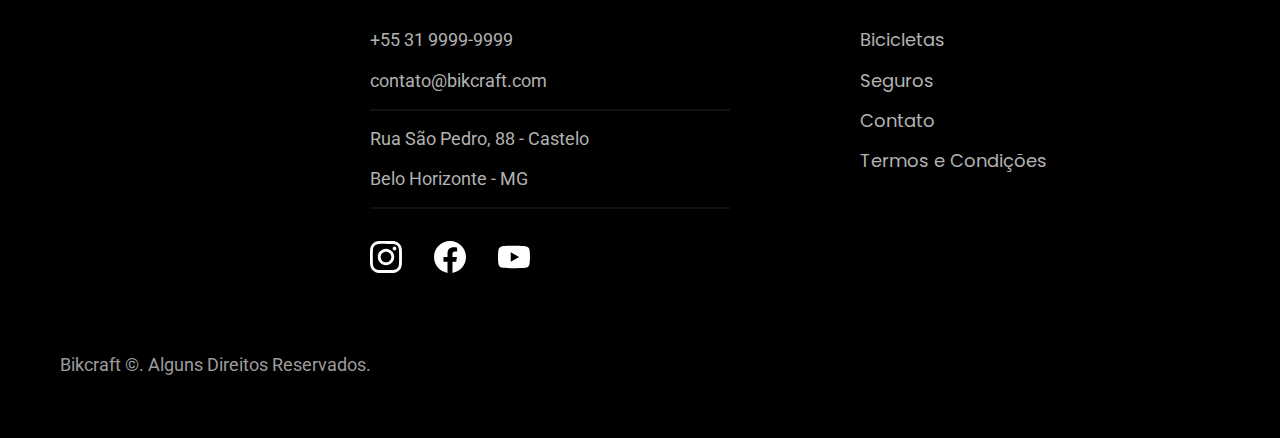
<file: termos.html>
<!DOCTYPE html>
<html lang="pt-br">

<head>
  <meta charset="UTF-8">
  <meta name="viewport" content="width=device-width, initial-scale=1.0">
  <meta name="description" content="Termos e Condições">
  <title>Termos e Condições | Bikcraft</title>
  <link rel="preload" href="./css/style.min.css" as="style">
  <link rel="stylesheet" href="./css/style.min.css">
  <link rel="preconnect" href="https://fonts.googleapis.com">
  <link rel="preconnect" href="https://fonts.gstatic.com" crossorigin>
  <link href="https://fonts.googleapis.com/css2?family=Merriweather:ital,wght@1,900&family=Poppins:wght@400;600&family=Roboto:wght@400;500&display=swap" rel="stylesheet">
  <link rel="icon" href="./favicon.svg" type="image/svg+xml">
  <script>document.documentElement.classList.add("js")</script>
</head>

<body id="termos">
  <header class="header-bg">
    <div class="container header">
      <a href="./index.html"><img src="./img/bikcraft.svg" alt="Bikcraft" width="136" height="32"></a>
      <nav aria-label="primaria">
        <ul class="header-menu font-1-m c0">
          <li><a href="./bicicletas.html">Bicicletas</a></li>
          <li><a href="./seguros.html">Seguros</a></li>
          <li><a href="./contato.html">Contato</a></li>
        </ul>
      </nav>
    </div>
  </header>
  <main>
    <div class="titulo-bg">
      <div class="container titulo">
        <span class="font-2-l-b c5">Termos de Uso</span>
        <h1 class="font-1-xxl c0">termos e condições<span class=" p1">.</span></h1>
      </div>
    </div>
    <div class="font-2-s c10 container termos">
      <h2 class="font-1-l c11">1. Política de Privacidade</h2>
      <p>1.1 O uso comercial da expressão Bikcraft como marca, nome empresarial ou nome de domínio, bem como o conteúdo do Site são propriedades exclusivas da Bikcraft e estão protegidos pelas leis de direito autoral.</p>
      <p>1.2 É importante notar que este site pode conter links para outros sites, o que não significa que esses sites sejam de propriedade ou operados pela Bikcraft. Isso inclui links de eventuais anunciantes, prestadores de serviços de montagem a domicílio e assistência técnica.</p>
      <p>1.3 Não temos controle sobre esses sites ou usos, e não assumimos em nenhuma hipótese, quaisquer responsabilidades para com eles e pelos seus conteúdos e/ou serviços ofertados. A Bikcraft fornece esses links apenas para comodidade do usuário.</p>
      <h2 class="font-1-l c11">2. Conta do Usuário</h2>
      <p>2.1 A Bikcraft trata Dados Pessoais dos usuários deste Site. A privacidade e a proteção de Dados Pessoais é uma prioridade da Bikcraft.</p>
      <p>2.2 Usuários que enviam fotos, textos, vídeos e quaisquer conteúdos para o site Bikcraft cedem totalmente os direitos de uso daqueles conteúdos à Bikcraft, com a finalidade de veiculação no site da Bikcraft. </p>
      <p>2.3 A utilização ou reutilização dos conteúdos será feita por período de tempo indeterminado e não dependerá de consulta ou remuneração. Os usuários são responsáveis por direitos de imagem de pessoas retratadas em fotos e vídeos enviados por eles, para utilização no site.</p>
      <h2 class="font-1-l c11">3. Seguro Bikcraft</h2>
      <p>3.1 A Bikcraft reserva-se o direito de fazer mudanças de imagens ou de componentes existentes nos produtos inseridos no site.</p>
      <p>3.2 A garantia apenas é aplicada após a análise e se constatado defeito de fabricação. Essa garantia se limita ao primeiro proprietário que, deverá comprovar esta condição com a exibição da nota fiscal de compra.</p>
      <p>3.3 Para iniciar o processo de análise de garantia o consumidor deverá, obrigatoriamente, apresentar o produto em uma Loja Autorizada com a Nota Fiscal. A Bikcraft reserva-se o direito primeiramente de reparar o item com vício, sob análise, podendo ser solicitado o envio do componente para avaliação física em nossas instalações.</p>
    </div>
  </main>
  <footer class="footer-bg">
    <div class="container footer">
      <img src="./img/bikcraft.svg" alt="Bikcraft" width="136" height="32">
      <div class="footer-contato">
        <h3 class="font-2-l-b c0">Contato</h3>
        <ul class="font-2-m c5">
          <li><a href="tel:+553199999999">+55 31 9999-9999</a></li>
          <li><a href="mailto:contato@bikcraft.com">contato@bikcraft.com</a></li>
          <li>Rua São Pedro, 88 - Castelo</li>
          <li>Belo Horizonte - MG</li>
        </ul>
        <div class="footer-redes">
          <a href="./"><img src="./img/redes/instagram.svg" alt="icon" width="32" height="32"></a>
          <a href="./"><img src="./img/redes/facebook.svg" alt="icon" width="32" height="32"></a>
          <a href="./"><img src="./img/redes/youtube.svg" alt="icon" width="32" height="32"></a>
        </div>
      </div>
      <div class="footer-info">
        <h3 class="font-2-l-b c0">Informações</h3>
        <nav>
          <ul class="font-1-m c5">
            <li><a href="./bicicletas.html">Bicicletas</a></li>
            <li><a href="./seguros.html">Seguros</a></li>
            <li><a href="./contato.html">Contato</a></li>
            <li><a href="./termos.html">Termos e Condições</a></li>
          </ul>
        </nav>
      </div>
      <p class="footer-copy font-2-m c6">Bikcraft ©. Alguns Direitos Reservados.</p>
    </div>
  </footer>
  <script src="./js/script.js"></script>
</body>

</html>
</file>
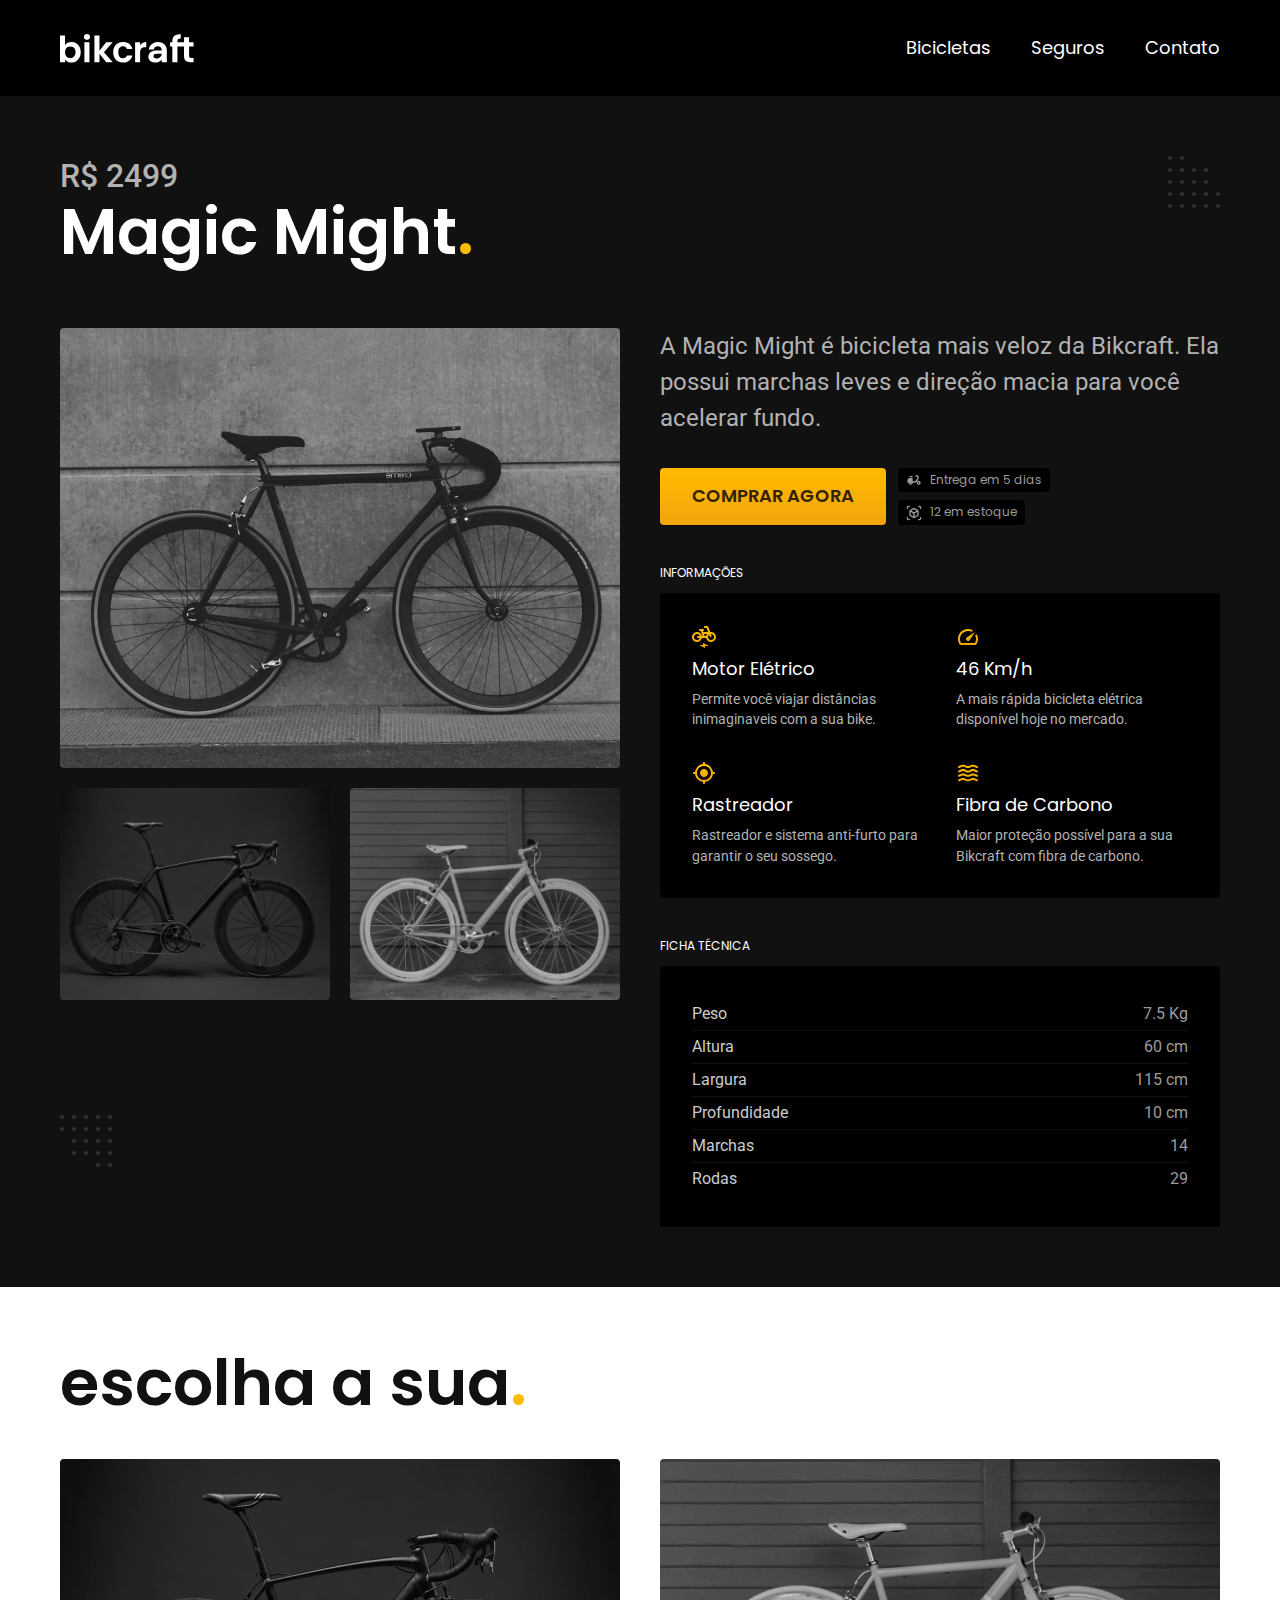
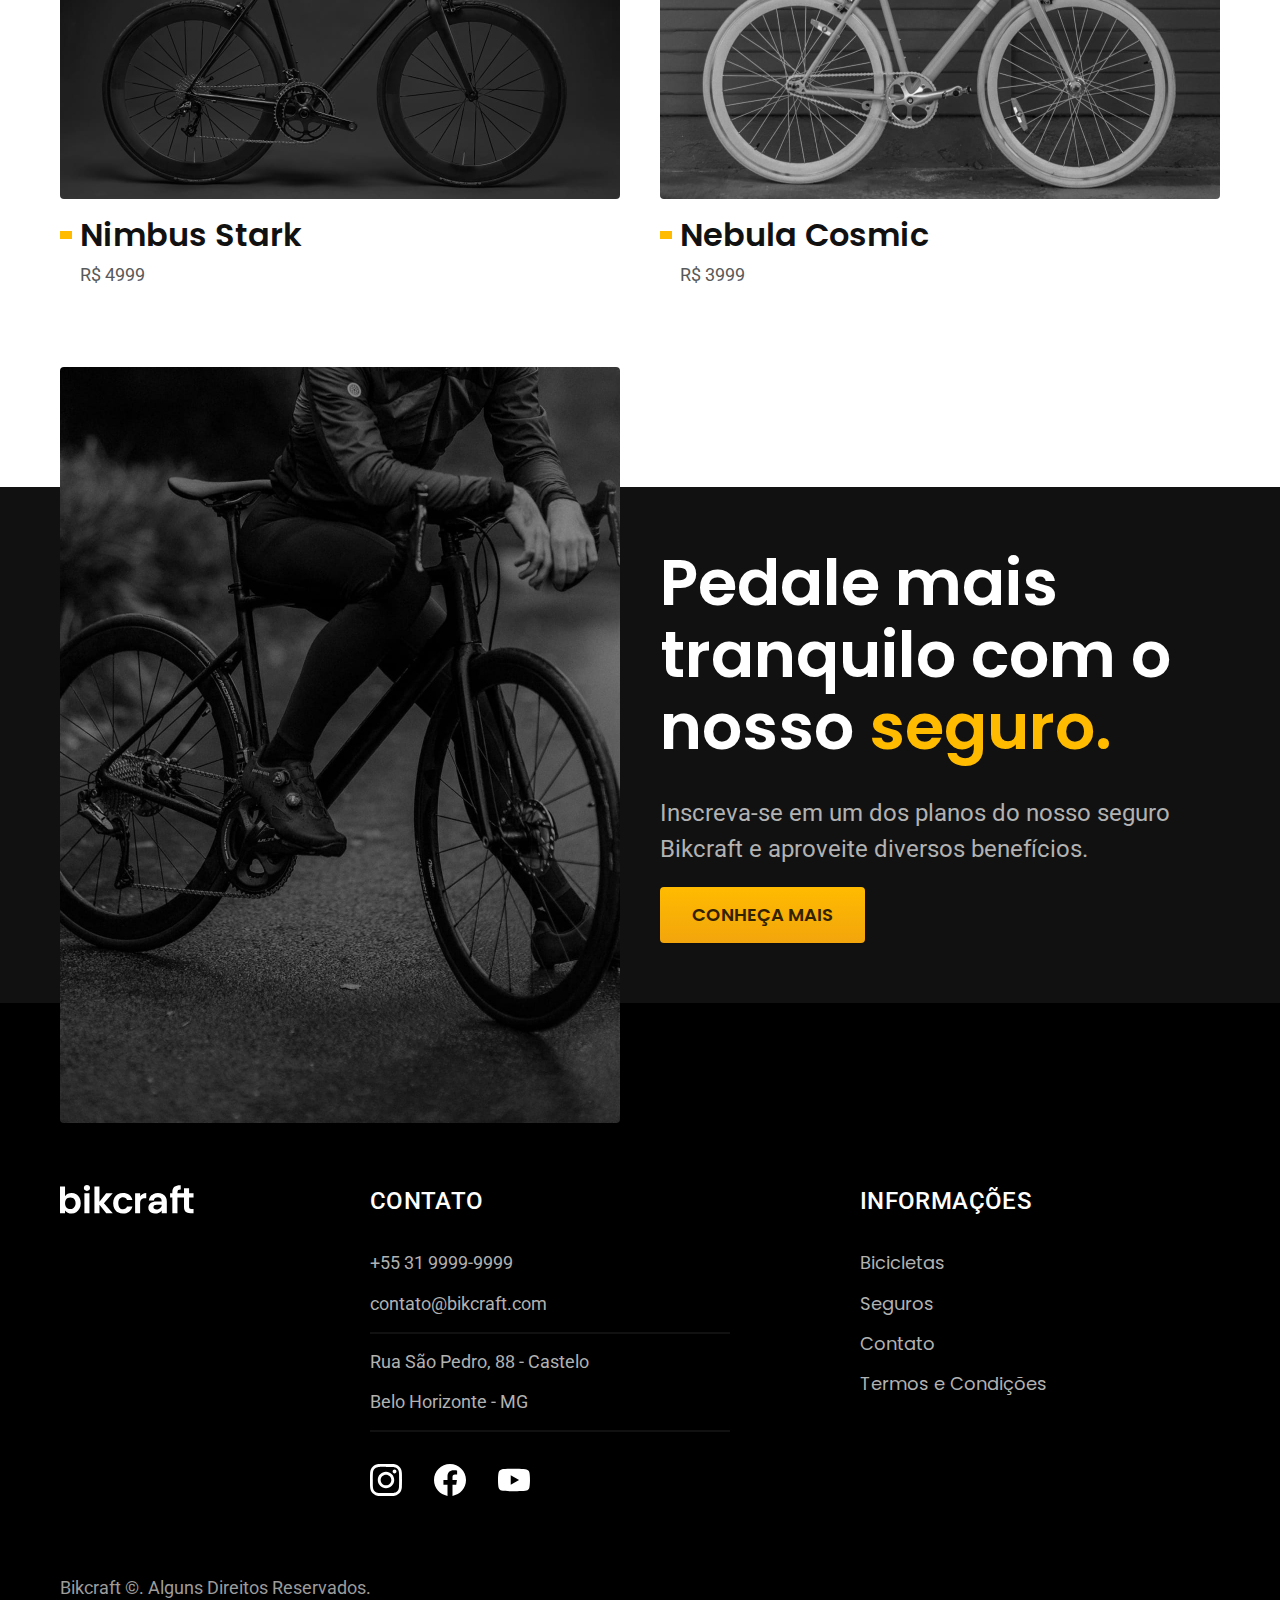
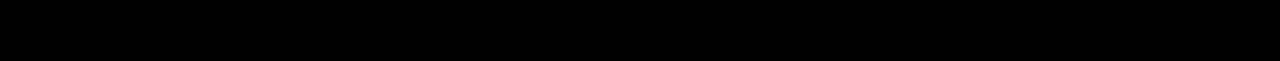
<file: bicicletas/magic.html>
<!DOCTYPE html>
<html lang="pt-br">

<head>
  <meta charset="UTF-8">
  <meta name="viewport" content="width=device-width, initial-scale=1.0">
  <meta name="description" content="Bicicletas elétricas de alta precisão e qualidade,  feitas sob medida para o cliente. Explore o mundo na sua velocidade com a Bikcraft.">
  <title>Magic Might | Bikcraft</title>
  <link rel="preload" href="../css/style.min.css" as="style">
  <link rel="stylesheet" href="../css/style.min.css">
  <link rel="preconnect" href="https://fonts.googleapis.com">
  <link rel="preconnect" href="https://fonts.gstatic.com" crossorigin>
  <link href="https://fonts.googleapis.com/css2?family=Merriweather:ital,wght@1,900&family=Poppins:wght@400;600&family=Roboto:wght@400;500&display=swap" rel="stylesheet">
  <link rel="icon" href="../favicon.svg" type="image/svg+xml">
  <script>document.documentElement.classList.add("js")</script>
</head>

<body id="bicicleta">
  <header class="header-bg">
    <div class="container header">
      <a href="../index.html"><img src="../img/bikcraft.svg" alt="Bikcraft" width="136" height="32"></a>
      <nav aria-label="primaria">
        <ul class="header-menu font-1-m c0">
          <li><a href="../bicicletas.html">Bicicletas</a></li>
          <li><a href="../seguros.html">Seguros</a></li>
          <li><a href="../contato.html">Contato</a></li>
        </ul>
      </nav>
    </div>
  </header>
  <main class="titulo-bg">
    <div>
      <div class="container titulo">
        <span class="font-2-xl c5">R$ 2499</span>
        <h1 class="font-1-xxl c0">Magic Might<span class=" p1">.</span></h1>
      </div>
    </div>
    <div class="container bicicleta">
      <div class="bicicleta-img">
        <img src="../img/bicicleta/nimbus2.jpg" alt="Bicicleta Magic" width="1120" height="880">
        <img src="../img/bicicleta/nimbus1.jpg" alt="Bicicleta Nimbus" width="1120" height="880">
        <img src="../img/bicicleta/nimbus3.jpg" alt="Bicicleta Nebula" width="1120" height="880">
      </div>
      <div class="bicicleta-conteudo">
        <p class="font-2-l c5">A Magic Might é bicicleta mais veloz da Bikcraft. Ela possui marchas leves e direção macia para você acelerar fundo.</p>
        <div class="bicicleta-comprar">
          <a class="botao" href="../orcamento.html?tipo=bikcraft&produto=magic">Comprar Agora</a>
          <span class="font-1-xs c6"><img src="../img/icones/entrega.svg" alt="icon" width="16" height="16">Entrega em 5 dias</span>
          <span class="font-1-xs c6"><img src=" ../img/icones/estoque.svg" alt="icon" width="16" height="16">12 em estoque</span>
        </div>
        <h2 class="font-1-xs c0">Informações</h2>
        <ul class="bicicleta-info">
          <li>
            <img src="../img/icones/eletrica.svg" alt="icon" width="24" height="24">
            <h3 class="font-1-m c0">Motor Elétrico</h3>
            <p class="font-2-xs c5">Permite você viajar distâncias inimaginaveis com a sua bike.</p>
          </li>
          <li>
            <img src="../img/icones/velocidade.svg" alt="icon" width="24" height="24">
            <h3 class="font-1-m c0">46 Km/h</h3>
            <p class="font-2-xs c5">A mais rápida bicicleta elétrica disponível hoje no mercado.</p>
          </li>
          <li>
            <img src="../img/icones/rastreador.svg" alt="icon" width="24" height="24">
            <h3 class="font-1-m c0">Rastreador</h3>
            <p class="font-2-xs c5">Rastreador e sistema anti-furto para garantir o seu sossego.</p>
          </li>
          <li>
            <img src="../img/icones/carbono.svg" alt="icon" width="24" height="24">
            <h3 class="font-1-m c0">Fibra de Carbono</h3>
            <p class="font-2-xs c5">Maior proteção possível para a sua Bikcraft com fibra de carbono.</p>
          </li>
        </ul>
        <h2 class="font-1-xs c0">Ficha Técnica</h2>
        <ul class="bicicleta-ficha font-2-s c4">
          <li>Peso<span>7.5 Kg</span></li>
          <li>Altura<span>60 cm</span></li>
          <li>Largura<span>115 cm</span></li>
          <li>Profundidade<span>10 cm</span></li>
          <li>Marchas<span>14</span></li>
          <li>Rodas<span>29</span></li>
        </ul>
      </div>
    </div>
  </main>
  <article class=" container bicicletas-lista">
    <h2 class="font-1-xxl">escolha a sua<span class="p1">.</span></h2>
    <ul>
      <li>
        <a href="./nimbus.html">
          <img src="../img/bicicletas/nimbus.jpg" alt="Bicicleta Nimbus Stark" width="1120" height="680">
          <h3 class="font-1-xl">Nimbus Stark</h3>
          <span class="font-2-m c8">R$ 4999</span>
        </a>
      </li>
      <li>
        <a href="./magic.html">
          <img src="../img/bicicletas/nebula.jpg" alt="Bicicleta Nebula Cosmic" width="1120" height="680">
          <h3 class="font-1-xl">Nebula Cosmic</h3>
          <span class="font-2-m c8">R$ 3999</span>
        </a>
      </li>
    </ul>
  </article>
  <article class="seguro-bg">
    <div class="container seguro">
      <div class="seguro-img">
        <img src="../img/fotos/seguros.jpg" alt="Pessoa em cima de uma bicicleta" width="1360" height="1512">
      </div>
      <div class="seguro-conteudo">
        <h2 class="font-1-xxl c0">Pedale mais tranquilo com o nosso <span class="p1">seguro.</span></h2>
        <p class="font-2-l c5">Inscreva-se em um dos planos do nosso seguro Bikcraft e aproveite diversos benefícios.</p>
        <a class="botao" href="../seguros.html">Conheça Mais</a>
      </div>
    </div>
  </article>
  <footer class="footer-bg">
    <div class="container footer">
      <img src="../img/bikcraft.svg" alt="Bikcraft" width="136" height="32">
      <div class="footer-contato">
        <h3 class="font-2-l-b c0">Contato</h3>
        <ul class="font-2-m c5">
          <li><a href="tel:+553199999999">+55 31 9999-9999</a></li>
          <li><a href="mailto:contato@bikcraft.com">contato@bikcraft.com</a></li>
          <li>Rua São Pedro, 88 - Castelo</li>
          <li>Belo Horizonte - MG</li>
        </ul>
        <div class="footer-redes">
          <a href="./"><img src="../img/redes/instagram.svg" alt="icon" width="32" height="32"></a>
          <a href="./"><img src="../img/redes/facebook.svg" alt="icon" width="32" height="32"></a>
          <a href="./"><img src="../img/redes/youtube.svg" alt="icon" width="32" height="32"></a>
        </div>
      </div>
      <div class="footer-info">
        <h3 class="font-2-l-b c0">Informações</h3>
        <nav>
          <ul class="font-1-m c5">
            <li><a href="../bicicletas.html">Bicicletas</a></li>
            <li><a href="../seguros.html">Seguros</a></li>
            <li><a href="../contato.html">Contato</a></li>
            <li><a href="../termos.html">Termos e Condições</a></li>
          </ul>
        </nav>
      </div>
      <p class="footer-copy font-2-m c6">Bikcraft ©. Alguns Direitos Reservados.</p>
    </div>
  </footer>
  <script src="../js/script.js"></script>
</body>

</html>
</file>
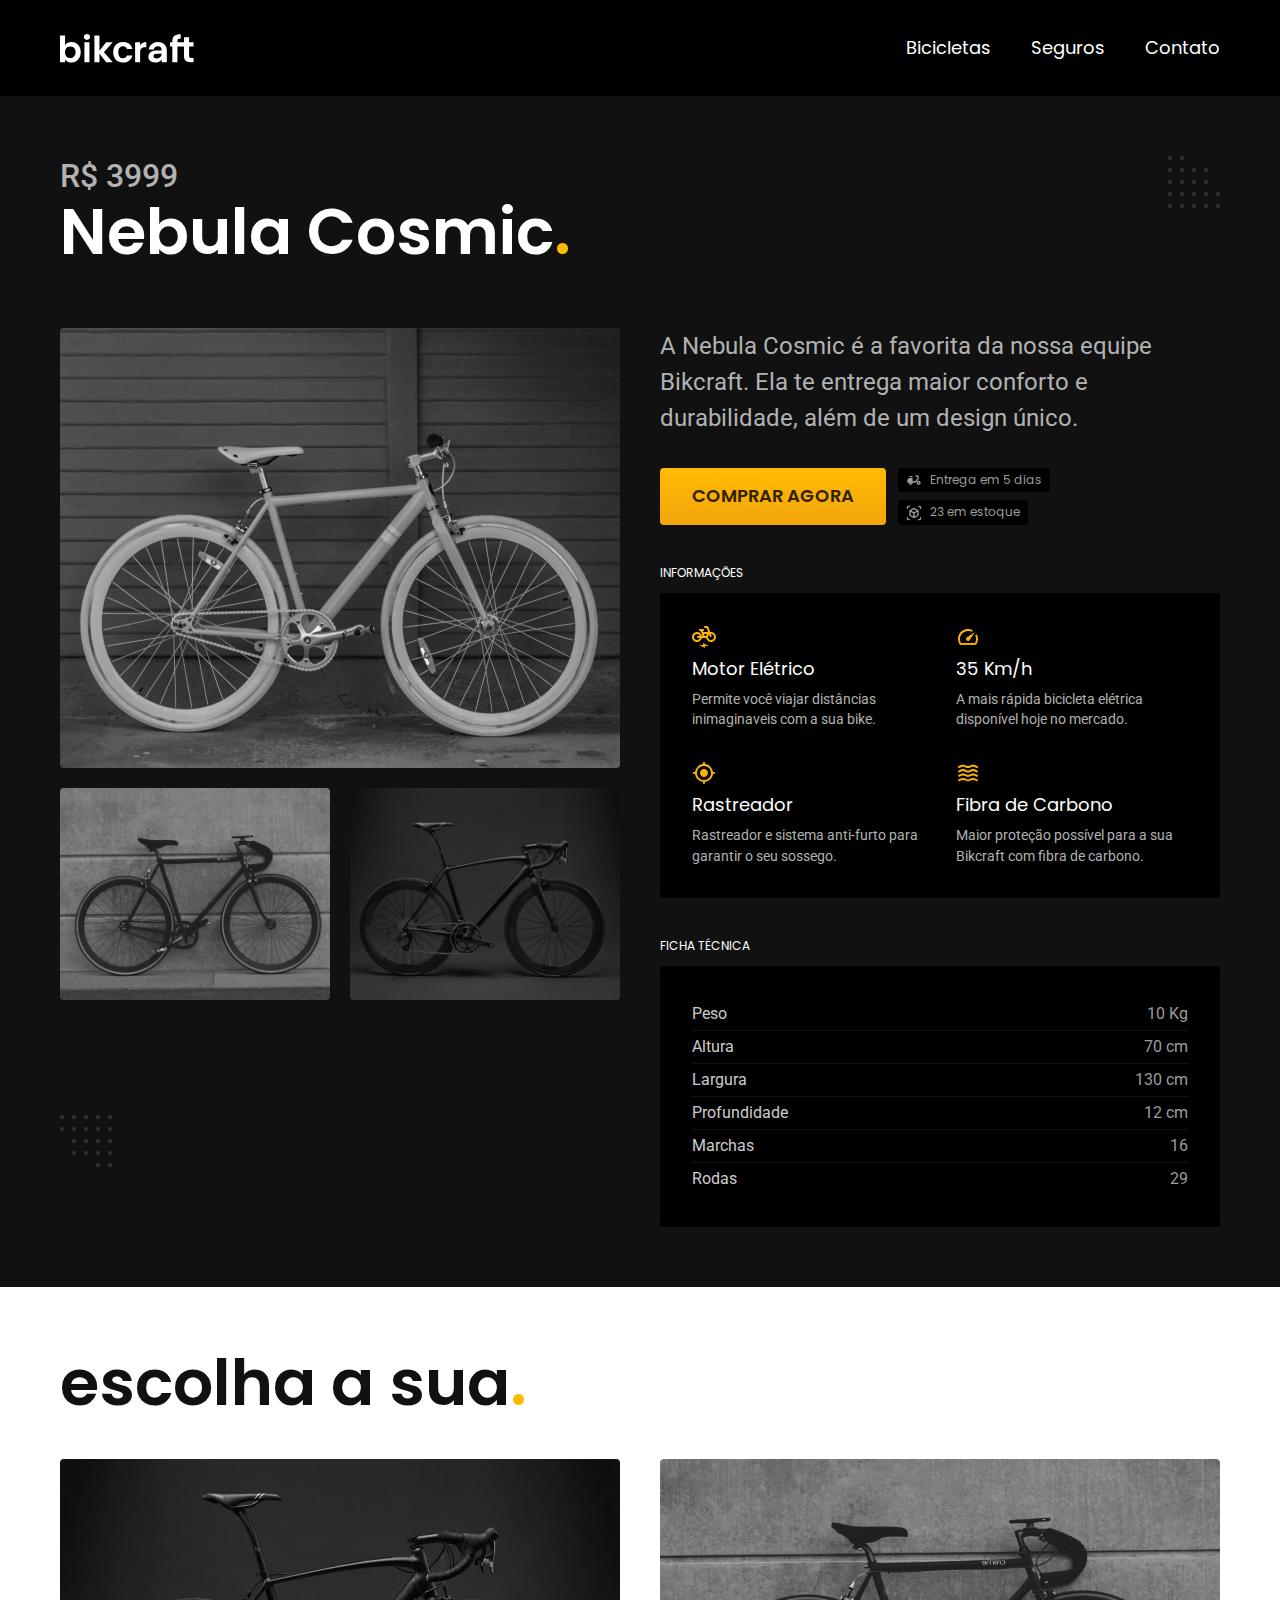
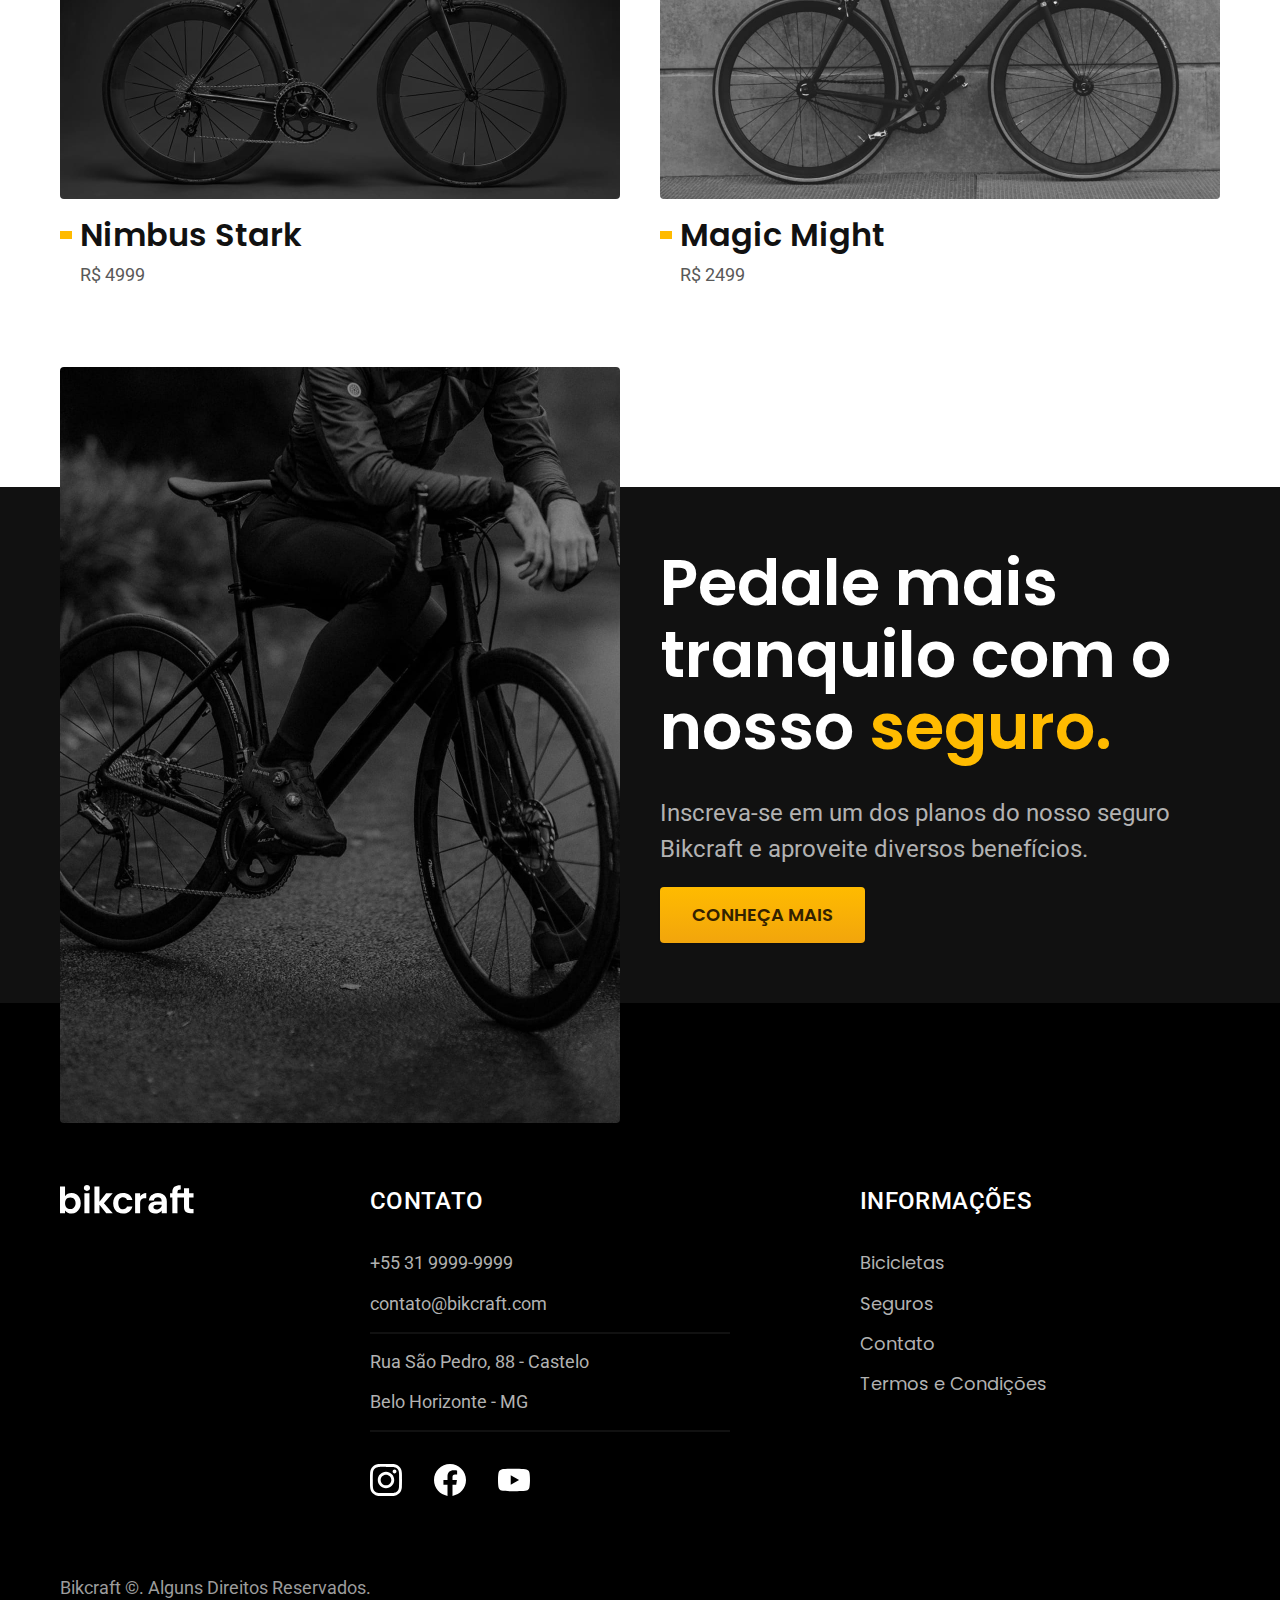
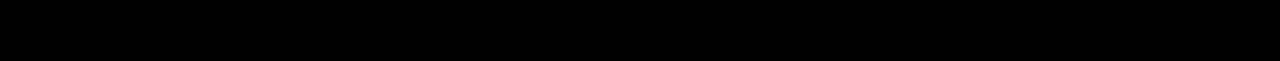
<file: bicicletas/nebula.html>
<!DOCTYPE html>
<html lang="pt-br">

<head>
  <meta charset="UTF-8">
  <meta name="viewport" content="width=device-width, initial-scale=1.0">
  <meta name="description" content="Bicicletas elétricas de alta precisão e qualidade,  feitas sob medida para o cliente. Explore o mundo na sua velocidade com a Bikcraft.">
  <title>Nebula Cosmic | Bikcraft</title>
  <link rel="preload" href="../css/style.min.css" as="style">
  <link rel="stylesheet" href="../css/style.min.css">
  <link rel="preconnect" href="https://fonts.googleapis.com">
  <link rel="preconnect" href="https://fonts.gstatic.com" crossorigin>
  <link href="https://fonts.googleapis.com/css2?family=Merriweather:ital,wght@1,900&family=Poppins:wght@400;600&family=Roboto:wght@400;500&display=swap" rel="stylesheet">
  <link rel="icon" href="../favicon.svg" type="image/svg+xml">
  <script>document.documentElement.classList.add("js")</script>
</head>

<body id="bicicleta">
  <header class="header-bg">
    <div class="container header">
      <a href="../index.html"><img src="../img/bikcraft.svg" alt="Bikcraft" width="136" height="32"></a>
      <nav aria-label="primaria">
        <ul class="header-menu font-1-m c0">
          <li><a href="../bicicletas.html">Bicicletas</a></li>
          <li><a href="../seguros.html">Seguros</a></li>
          <li><a href="../contato.html">Contato</a></li>
        </ul>
      </nav>
    </div>
  </header>
  <main class="titulo-bg">
    <div>
      <div class="container titulo">
        <span class="font-2-xl c5">R$ 3999</span>
        <h1 class="font-1-xxl c0">Nebula Cosmic<span class=" p1">.</span></h1>
      </div>
    </div>
    <div class="container bicicleta">
      <div class="bicicleta-img">
        <img src="../img/bicicleta/nimbus3.jpg" alt="Bicicleta Nebula" width="1120" height="880">
        <img src="../img/bicicleta/nimbus2.jpg" alt="Bicicleta Magic" width="1120" height="880">
        <img src="../img/bicicleta/nimbus1.jpg" alt="Bicicleta Nimbus" width="1120" height="880">
      </div>
      <div class="bicicleta-conteudo">
        <p class="font-2-l c5">A Nebula Cosmic é a favorita da nossa equipe Bikcraft. Ela te entrega maior conforto e durabilidade, além de um design único.</p>
        <div class="bicicleta-comprar">
          <a class="botao" href="../orcamento.html?tipo=bikcraft&produto=nebula">Comprar Agora</a>
          <span class="font-1-xs c6"><img src="../img/icones/entrega.svg" alt="icon" width="16" height="16">Entrega em 5 dias</span>
          <span class="font-1-xs c6"><img src=" ../img/icones/estoque.svg" alt="icon" width="16" height="16">23 em estoque</span>
        </div>
        <h2 class="font-1-xs c0">Informações</h2>
        <ul class="bicicleta-info">
          <li>
            <img src="../img/icones/eletrica.svg" alt="icon" width="24" height="24">
            <h3 class="font-1-m c0">Motor Elétrico</h3>
            <p class="font-2-xs c5">Permite você viajar distâncias inimaginaveis com a sua bike.</p>
          </li>
          <li>
            <img src="../img/icones/velocidade.svg" alt="icon" width="24" height="24">
            <h3 class="font-1-m c0">35 Km/h</h3>
            <p class="font-2-xs c5">A mais rápida bicicleta elétrica disponível hoje no mercado.</p>
          </li>
          <li>
            <img src="../img/icones/rastreador.svg" alt="icon" width="24" height="24">
            <h3 class="font-1-m c0">Rastreador</h3>
            <p class="font-2-xs c5">Rastreador e sistema anti-furto para garantir o seu sossego.</p>
          </li>
          <li>
            <img src="../img/icones/carbono.svg" alt="icon" width="24" height="24">
            <h3 class="font-1-m c0">Fibra de Carbono</h3>
            <p class="font-2-xs c5">Maior proteção possível para a sua Bikcraft com fibra de carbono.</p>
          </li>
        </ul>
        <h2 class="font-1-xs c0">Ficha Técnica</h2>
        <ul class="bicicleta-ficha font-2-s c4">
          <li>Peso<span>10 Kg</span></li>
          <li>Altura<span>70 cm</span></li>
          <li>Largura<span>130 cm</span></li>
          <li>Profundidade<span>12 cm</span></li>
          <li>Marchas<span>16</span></li>
          <li>Rodas<span>29</span></li>
        </ul>
      </div>
    </div>
  </main>
  <article class=" container bicicletas-lista">
    <h2 class="font-1-xxl">escolha a sua<span class="p1">.</span></h2>
    <ul>
      <li>
        <a href="./nimbus.html">
          <img src="../img/bicicletas/nimbus.jpg" alt="Bicicleta Nimbus Stark" width="1120" height="680">
          <h3 class="font-1-xl">Nimbus Stark</h3>
          <span class="font-2-m c8">R$ 4999</span>
        </a>
      </li>
      <li>
        <a href="./magic.html">
          <img src="../img/bicicletas/magic.jpg" alt="Bicicleta Magic Might" width="1120" height="680">
          <h3 class="font-1-xl">Magic Might</h3>
          <span class="font-2-m c8">R$ 2499</span>
        </a>
      </li>
    </ul>
  </article>
  <article class="seguro-bg">
    <div class="container seguro">
      <div class="seguro-img">
        <img src="../img/fotos/seguros.jpg" alt="Pessoa em cima de uma bicicleta" width="1360" height="512">
      </div>
      <div class="seguro-conteudo">
        <h2 class="font-1-xxl c0">Pedale mais tranquilo com o nosso <span class="p1">seguro.</span></h2>
        <p class="font-2-l c5">Inscreva-se em um dos planos do nosso seguro Bikcraft e aproveite diversos benefícios.</p>
        <a class="botao" href="../seguros.html">Conheça Mais</a>
      </div>
    </div>
  </article>
  <footer class="footer-bg">
    <div class="container footer">
      <img src="../img/bikcraft.svg" alt="Bikcraft" width="136" height="32">
      <div class="footer-contato">
        <h3 class="font-2-l-b c0">Contato</h3>
        <ul class="font-2-m c5">
          <li><a href="tel:+553199999999">+55 31 9999-9999</a></li>
          <li><a href="mailto:contato@bikcraft.com">contato@bikcraft.com</a></li>
          <li>Rua São Pedro, 88 - Castelo</li>
          <li>Belo Horizonte - MG</li>
        </ul>
        <div class="footer-redes">
          <a href="./"><img src="../img/redes/instagram.svg" alt="icon" width="32" height="32"></a>
          <a href="./"><img src="../img/redes/facebook.svg" alt="icon" width="32" height="32"></a>
          <a href="./"><img src="../img/redes/youtube.svg" alt="icon" width="32" height="32"></a>
        </div>
      </div>
      <div class="footer-info">
        <h3 class="font-2-l-b c0">Informações</h3>
        <nav>
          <ul class="font-1-m c5">
            <li><a href="../bicicletas.html">Bicicletas</a></li>
            <li><a href="../seguros.html">Seguros</a></li>
            <li><a href="../contato.html">Contato</a></li>
            <li><a href="../termos.html">Termos e Condições</a></li>
          </ul>
        </nav>
      </div>
      <p class="footer-copy font-2-m c6">Bikcraft ©. Alguns Direitos Reservados.</p>
    </div>
  </footer>
  <script src="../js/script.js"></script>
</body>

</html>
</file>
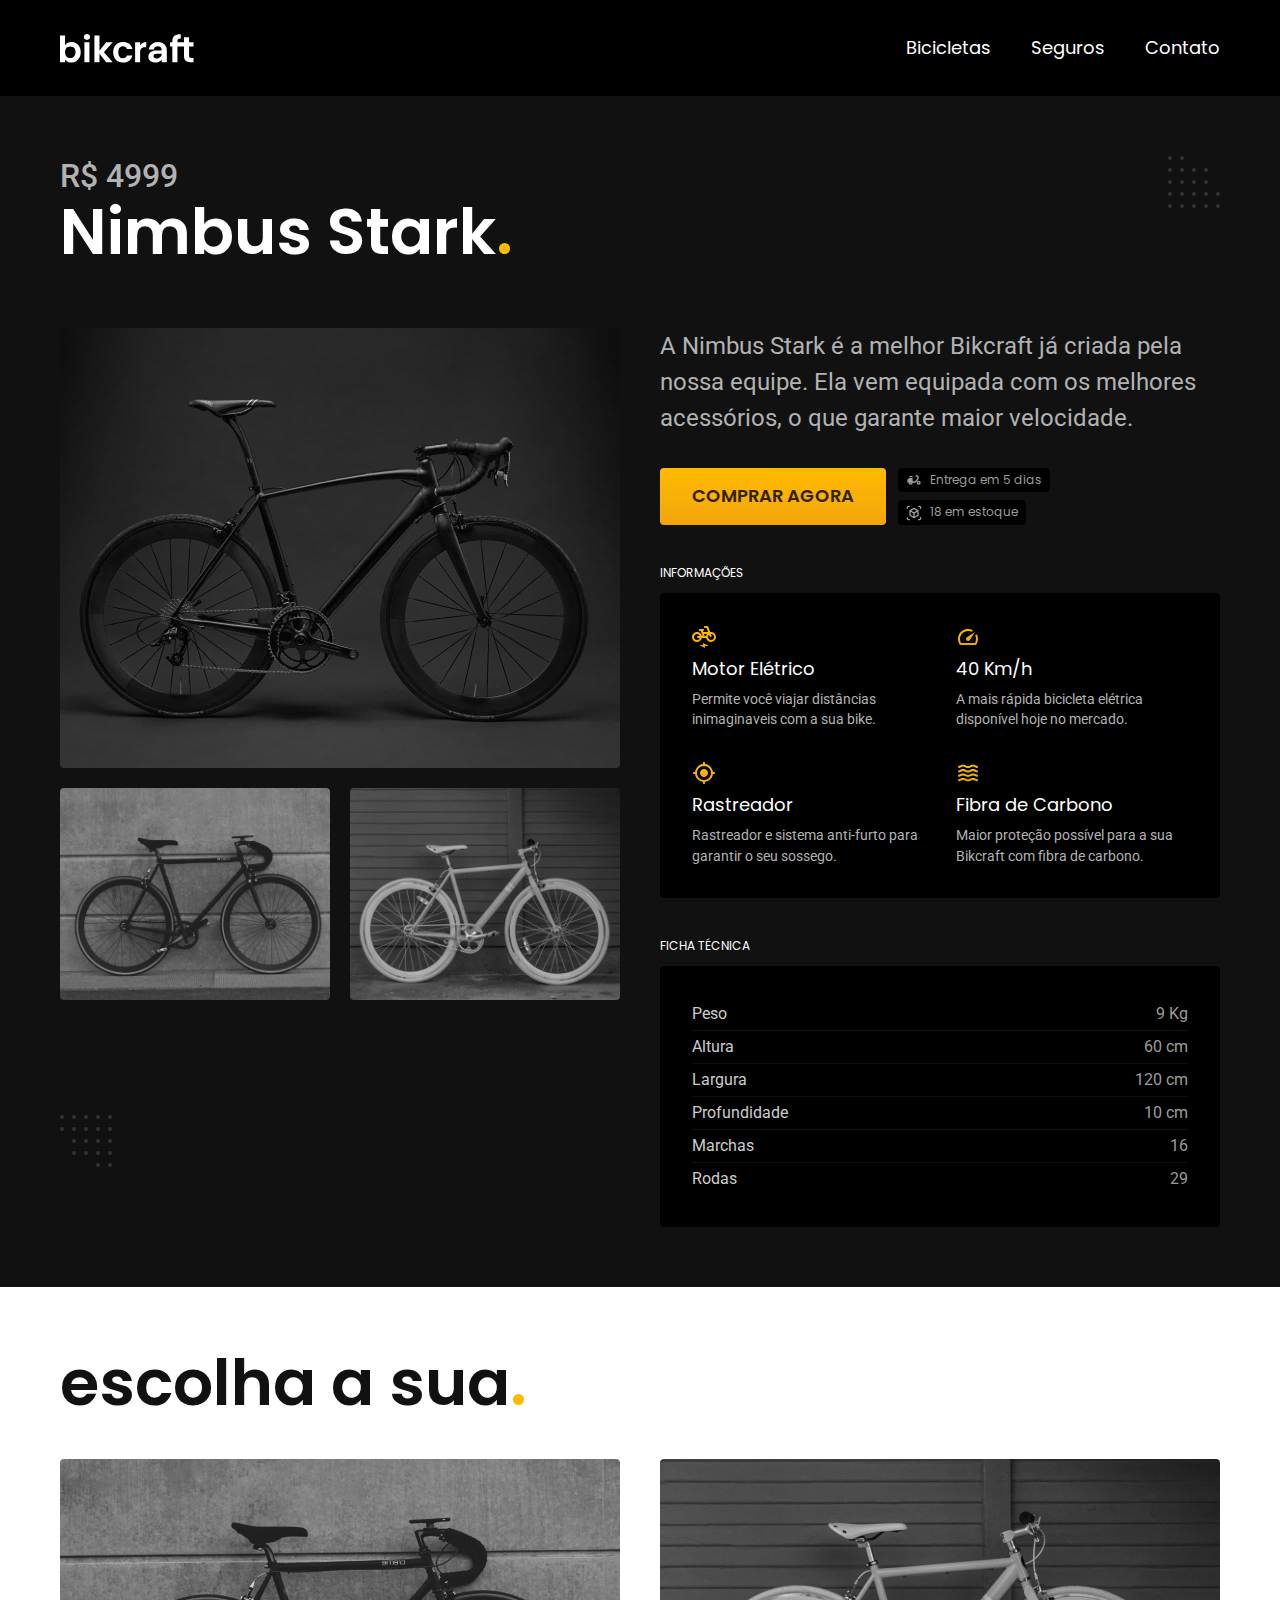
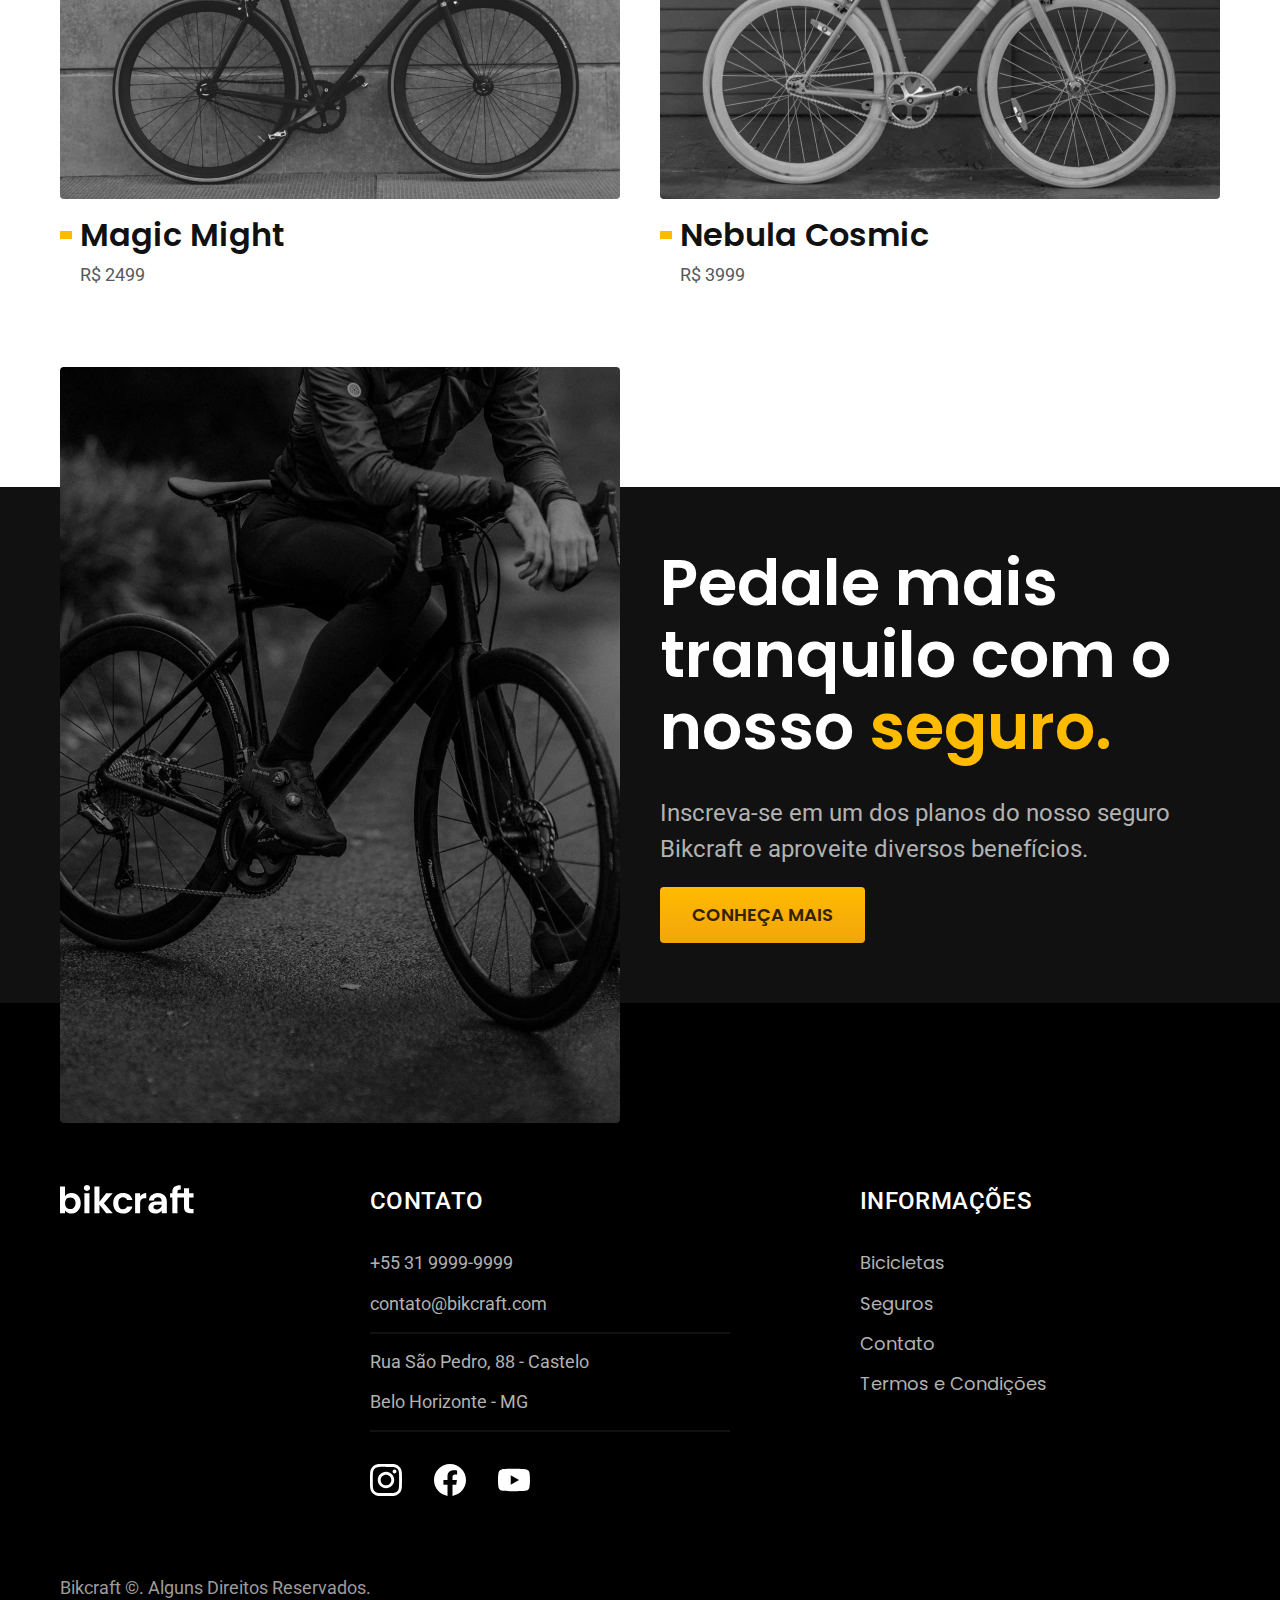
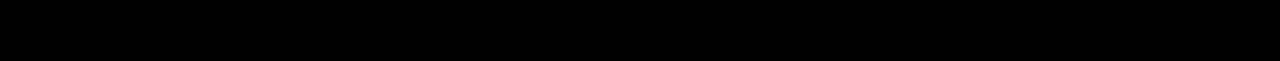
<file: bicicletas/nimbus.html>
<!DOCTYPE html>
<html lang="pt-br">

<head>
  <meta charset="UTF-8">
  <meta name="viewport" content="width=device-width, initial-scale=1.0">
  <meta name="description" content="Bicicletas elétricas de alta precisão e qualidade,  feitas sob medida para o cliente. Explore o mundo na sua velocidade com a Bikcraft.">
  <title>Nimbus Stark | Bikcraft</title>
  <link rel="preload" href="../css/style.min.css" as="style">
  <link rel="stylesheet" href="../css/style.min.css">
  <link rel="preconnect" href="https://fonts.googleapis.com">
  <link rel="preconnect" href="https://fonts.gstatic.com" crossorigin>
  <link href="https://fonts.googleapis.com/css2?family=Merriweather:ital,wght@1,900&family=Poppins:wght@400;600&family=Roboto:wght@400;500&display=swap" rel="stylesheet">
  <link rel="icon" href="../favicon.svg" type="image/svg+xml">
  <script>document.documentElement.classList.add("js")</script>
</head>

<body id="bicicleta">
  <header class="header-bg">
    <div class="container header">
      <a href="../index.html"><img src="../img/bikcraft.svg" alt="Bikcraft" width="136" height="32"></a>
      <nav aria-label="primaria">
        <ul class="header-menu font-1-m c0">
          <li><a href="../bicicletas.html">Bicicletas</a></li>
          <li><a href="../seguros.html">Seguros</a></li>
          <li><a href="../contato.html">Contato</a></li>
        </ul>
      </nav>
    </div>
  </header>
  <main class="titulo-bg">
    <div>
      <div class="container titulo">
        <span class="font-2-xl c5">R$ 4999</span>
        <h1 class="font-1-xxl c0">Nimbus Stark<span class=" p1">.</span></h1>
      </div>
    </div>
    <div class="container bicicleta">
      <div class="bicicleta-img">
        <img src="../img/bicicleta/nimbus1.jpg" alt="Bicicleta Nimbus" width="1120" height="880">
        <img src="../img/bicicleta/nimbus2.jpg" alt="Bicicleta Magic" width="1120" height="880">
        <img src="../img/bicicleta/nimbus3.jpg" alt="bicicleta Nebula" width="1120" height="880">
      </div>
      <div class="bicicleta-conteudo">
        <p class="font-2-l c5">A Nimbus Stark é a melhor Bikcraft já criada pela nossa equipe. Ela vem equipada com os melhores acessórios, o que garante maior velocidade.</p>
        <div class="bicicleta-comprar">
          <a class="botao" href="../orcamento.html?tipo=bikcraft&produto=nimbus">Comprar Agora</a>
          <span class="font-1-xs c6"><img src="../img/icones/entrega.svg" alt="icon" width="16" height="16">Entrega em 5 dias</span>
          <span class="font-1-xs c6"><img src=" ../img/icones/estoque.svg" alt="icon" width="16" height="16">18 em estoque</span>
        </div>
        <h2 class="font-1-xs c0">Informações</h2>
        <ul class="bicicleta-info">
          <li>
            <img src="../img/icones/eletrica.svg" alt="icon" width="24" height="24">
            <h3 class="font-1-m c0">Motor Elétrico</h3>
            <p class="font-2-xs c5">Permite você viajar distâncias inimaginaveis com a sua bike.</p>
          </li>
          <li>
            <img src="../img/icones/velocidade.svg" alt="icon" width="24" height="24">
            <h3 class="font-1-m c0">40 Km/h</h3>
            <p class="font-2-xs c5">A mais rápida bicicleta elétrica disponível hoje no mercado.</p>
          </li>
          <li>
            <img src="../img/icones/rastreador.svg" alt="icon" width="24" height="24">
            <h3 class="font-1-m c0">Rastreador</h3>
            <p class="font-2-xs c5">Rastreador e sistema anti-furto para garantir o seu sossego.</p>
          </li>
          <li>
            <img src="../img/icones/carbono.svg" alt="icon" width="24" height="24">
            <h3 class="font-1-m c0">Fibra de Carbono</h3>
            <p class="font-2-xs c5">Maior proteção possível para a sua Bikcraft com fibra de carbono.</p>
          </li>
        </ul>
        <h2 class="font-1-xs c0">Ficha Técnica</h2>
        <ul class="bicicleta-ficha font-2-s c4">
          <li>Peso<span>9 Kg</span></li>
          <li>Altura<span>60 cm</span></li>
          <li>Largura<span>120 cm</span></li>
          <li>Profundidade<span>10 cm</span></li>
          <li>Marchas<span>16</span></li>
          <li>Rodas<span>29</span></li>
        </ul>
      </div>
    </div>
  </main>
  <article class=" container bicicletas-lista">
    <h2 class="font-1-xxl">escolha a sua<span class="p1">.</span></h2>
    <ul>
      <li>
        <a href="./magic.html">
          <img src="../img/bicicletas/magic.jpg" alt="Bicicleta Magic Might" width="1120" height="680">
          <h3 class="font-1-xl">Magic Might</h3>
          <span class="font-2-m c8">R$ 2499</span>
        </a>
      </li>
      <li>
        <a href="./nebula.html">
          <img src="../img/bicicletas/nebula.jpg" alt="Bicicleta Nebula Cosmic" width="1120" height="680">
          <h3 class="font-1-xl">Nebula Cosmic</h3>
          <span class="font-2-m c8">R$ 3999</span>
        </a>
      </li>
    </ul>
  </article>
  <article class="seguro-bg">
    <div class="container seguro">
      <div class="seguro-img">
        <img src="../img/fotos/seguros.jpg" alt="Pessoa em cima de uma bicicleta" width="1360" height="512">
      </div>
      <div class="seguro-conteudo">
        <h2 class="font-1-xxl c0">Pedale mais tranquilo com o nosso <span class="p1">seguro.</span></h2>
        <p class="font-2-l c5">Inscreva-se em um dos planos do nosso seguro Bikcraft e aproveite diversos benefícios.</p>
        <a class="botao" href="../seguros.html">Conheça Mais</a>
      </div>
    </div>
  </article>
  <footer class="footer-bg">
    <div class="container footer">
      <img src="../img/bikcraft.svg" alt="Bikcraft" width="136" height="32">
      <div class="footer-contato">
        <h3 class="font-2-l-b c0">Contato</h3>
        <ul class="font-2-m c5">
          <li><a href="tel:+553199999999">+55 31 9999-9999</a></li>
          <li><a href="mailto:contato@bikcraft.com">contato@bikcraft.com</a></li>
          <li>Rua São Pedro, 88 - Castelo</li>
          <li>Belo Horizonte - MG</li>
        </ul>
        <div class="footer-redes">
          <a href="./"><img src="../img/redes/instagram.svg" alt="icon" width="32" height="32"></a>
          <a href="./"><img src="../img/redes/facebook.svg" alt="icon" width="32" height="32"></a>
          <a href="./"><img src="../img/redes/youtube.svg" alt="icon" width="32" height="32"></a>
        </div>
      </div>
      <div class="footer-info">
        <h3 class="font-2-l-b c0">Informações</h3>
        <nav>
          <ul class="font-1-m c5">
            <li><a href="../bicicletas.html">Bicicletas</a></li>
            <li><a href="../seguros.html">Seguros</a></li>
            <li><a href="../contato.html">Contato</a></li>
            <li><a href="../termos.html">Termos e Condições</a></li>
          </ul>
        </nav>
      </div>
      <p class="footer-copy font-2-m c6">Bikcraft ©. Alguns Direitos Reservados.</p>
    </div>
  </footer>
  <script src="../js/script.js"></script>
</body>

</html>
</file>
<file: css/style.min.css>
:root{--p1:#ffbb00;--p2:#e4a30b;--p3:#a66f00;--p4:#664400;--p5:#332200;--c0:#ffffff;--c1:#f7f7f7;--c2:#ededed;--c3:#dedede;--c4:#cccccc;--c5:#b2b2b2;--c6:#9c9c9c;--c7:#717171;--c8:#595959;--c9:#404040;--c10:#2e2e2e;--c11:#111111;--c12:#000000}.c0{color:var(--c0)}.c1{color:var(--c1)}.c2{color:var(--c2)}.c3{color:var(--c3)}.c4{color:var(--c4)}.c5{color:var(--c5)}.c6{color:var(--c6)}.c7{color:var(--c7)}.c8{color:var(--c8)}.c9{color:var(--c9)}.c10{color:var(--c10)}.c11{color:var(--c11)}.c12{color:var(--c12)}.p1{color:var(--p1)}.p2{color:var(--p2)}.p3{color:var(--p3)}.p4{color:var(--p4)}.p5{color:var(--p5)}.font-1-xs{font:400 0.75rem/1.35 Poppins,sans-serif}.font-2-xs{font:400 0.875rem/1.43 Roboto,sans-serif}.font-1-s{font:400 1rem/1.5 Poppins,sans-serif}.font-2-s{font:400 1rem/1.5 Roboto,sans-serif}.font-1-m,.font-1-m-b{font:400 1.125rem/1.35 Poppins,sans-serif}.font-1-m-b{font-weight:600}.font-2-m{font:400 1.125rem/1.35 Roboto,sans-serif}.font-2-m-b{font:500 1.125rem/1.35 Roboto,sans-serif}.font-1-l{font:400 1.5rem/1.5 Poppins,sans-serif}.font-2-l,.font-2-l-b{font:400 1.5rem/1.5 Roboto,sans-serif}.font-2-l-b{font-weight:500;letter-spacing:.015em;text-transform:uppercase}.font-1-xl{font:600 2rem/1.25 Poppins,sans-serif}.font-2-xl{font:500 2rem/1.25 Roboto,sans-serif}.font-1-xxl{font:600 4rem/1.125 Poppins,sans-serif}@media (max-width:1200px){.font-1-xxl{font-size:3.5rem}.font-2-l,.font-2-l-b{font-size:1.25rem}}@media (max-width:1000px){.font-1-xxl{font-size:2.8rem}.font-1-xl{font-size:1.8rem}.font-2-l,.font-2-l-b{font-size:1.125rem}}@media (max-width:800px){.font-1-xxl{font-size:2rem}.font-2-xl{font-size:1.5rem}.font-2-l,.font-2-l-b{font-size:1rem}}@media (max-width:600px){.font-1-xl{font-size:1.25rem}.font-1-m{font-size:.875rem}.font-2-l,.font-2-l-b{font-size:.875rem}}@media (max-width:400px){.font-2-m{font-size:1rem}.font-2-m-b{font-size:1rem}}.container{max-width:1200px;box-sizing:border-box;padding:0 20px;margin:0 auto}.titulo-bg{padding-top:60px;padding-bottom:60px;background-color:var(--c11)}.titulo{background:url("../img/dec/top-right.svg") no-repeat top right 20px}.titulo>span{margin-bottom:4px}.botao{display:inline-block;padding:16px 32px;border-radius:4px;text-transform:uppercase;max-width:max-content;cursor:pointer;border:none;font:600 1.125rem/1.35 Poppins,sans-serif;box-shadow:0 1px 2px rgba(0,0,0,.1);background:linear-gradient(#fb0,#f2a50c);color:var(--p5)}.botao:hover{margin-left:4px;transition:.3s;background:linear-gradient(#ffb60d,#e59317)}.botao.sec{background:var(--c10);color:var(--c2)}.botao.sec:hover{background:var(--c9)}.link{display:inline-block;font:500 1.5rem/1.5 Poppins,sans-serif;text-transform:uppercase;color:var(--p1)}.link::after{content:"";display:block;width:100%;height:4px;background-color:currentColor}.link:hover{color:var(--c0);transition:.2s}@media (max-width:1000px){.botao{padding:12px 24px}}@media (max-width:800px){.titulo-bg{padding-top:40px;padding-bottom:40px}.titulo p{font-size:1rem;font-weight:400}}@media (max-width:600px){.botao{padding:12px 16px;font-size:1rem}.titulo{background:var(--c11)}}@media (max-width:400px){.botao{font-size:.875rem}}.js .fadeInDown{transform:translate3d(0,-20px,0)}.js .fadeInUp{transform:translate3d(0,20px,0)}.js .fadeInRight{transform:translate3d(20px,0,0)}.js .fadeInLeft{transform:translate3d(-20px,0,0)}.js [data-anime]{opacity:0}.js .anime{opacity:1;transform:none;transition:transform .8s,opacity .8s}.form{display:grid;grid-template-columns:1fr 1fr;gap:20px}.form label{display:block;font:600 1rem/1.5 Poppins,sans-serif;margin-bottom:4px}.form input[type=email],.form input[type=text],.form textarea{font:400 1rem/1.5 Roboto,sans-serif;width:100%;box-sizing:border-box;padding:12px;border-radius:4px;border:1px solid var(--c2);background:var(--c1)}.form input[type=email]:focus,.form input[type=text]:focus,.form textarea:focus{outline:0;border-color:var(--p1);box-shadow:0 0 0 2px #fea;background-color:var(--c0)}.form .col-2{grid-column:span 2}@media (max-width:1000px){.form label{font-size:.875rem}.form input[type=email],.form input[type=text],.form textarea{font-size:.875rem}}@media (max-width:600px){.form{grid-template-columns:1fr}.form .col-2{grid-column:1}}body{scroll-behavior:smooth;margin:0;font-family:Arial,Helvetica,sans-serif;color:#111}ul{margin:0;padding:0;list-style:none}blockquote,dd,h1,h2,h3,h4,p{margin:0}a{text-decoration:none;color:inherit}img{max-width:100%;height:auto;display:block}img[src$=".jpg"]{border-radius:4px}.header-bg{background-color:var(--c12)}.header{display:flex;flex-wrap:wrap;gap:20px;justify-content:space-between;align-items:center;padding-top:20px;padding-bottom:20px}.header-menu{display:flex;flex-wrap:wrap;gap:40px}.header-menu a{display:inline-block;position:relative;padding:16px 0}.header-menu a:after{position:absolute;content:"";display:block;height:2px;width:0;margin-top:4px;background-color:var(--c0)}.header-menu a.ativo::after,.header-menu a:hover:after{width:100%;transition:.3s}@media (max-width:800px){.header-menu{gap:20px}.header-menu a{background-color:var(--c11);padding:12px 16px;border-radius:4px}.header-menu a:hover{background-color:var(--c10)}.header-menu a:after{display:none}}@media (max-width:600px){.header-menu{gap:12px}.header-menu a{padding:8px 12px}}.footer-bg{background-color:var(--c12)}.footer{display:grid;grid-template-columns:3fr 5fr 4fr;gap:40px;padding-top:60px;padding-bottom:60px}.footer h3{margin-bottom:32px}.footer a:hover{transition:.2s;color:var(--c0)}.footer-contato ul{margin-bottom:32px}.footer-contato li{margin-bottom:16px}.footer-contato li:nth-child(2n):after{content:"";display:block;max-width:360px;height:2px;margin-top:16px;background-color:var(--c11)}.footer-redes{display:flex;gap:32px}.footer-info li+li{margin-top:16px}.footer-copy{grid-column:1/-1;margin-top:40px}@media (max-width:800px){.footer{grid-template-columns:1fr 1fr}.footer>img{display:none}}@media (max-width:600px){.footer{grid-template-columns:1fr;gap:60px}.footer-copy{margin-top:0}}.introducao-bg{box-shadow:0 -120px inset var(--c0);background:var(--c12) url("../img/dec/top-left.svg") no-repeat top 20px left 20px}.introducao{display:grid;grid-template-columns:1fr 1fr;gap:0 40px}.introducao-conteudo{align-self:end;padding-top:80px;padding-bottom:200px}.introducao img{width:100%;height:100%;object-fit:cover}.introducao h1{margin-bottom:32px}.introducao p{margin-bottom:20px;max-width:60ch}@media (max-width:1000px){.introducao-bg{box-shadow:initial;background:var(--c11) url("../img/dec/top-left.svg") no-repeat top 20px left 20px}.introducao{gap:20px;padding-top:20px;padding-bottom:20px}.introducao-conteudo{align-self:center;padding-top:40px;padding-bottom:40px}.introducao img{height:500px}}@media (max-width:800px){.introducao-bg{background:var(--c11)}.introducao{grid-template-columns:1fr;gap:32px}.introducao-conteudo{padding-top:20px;padding-bottom:0}.introducao h1{margin-bottom:16px}.introducao img{height:300px}}@media (max-width:600px){.introducao{gap:20px;padding-top:0}.introducao img{height:240px}}.bicicletas-lista{padding-top:60px;padding-bottom:60px}.bicicletas-lista h2{margin-bottom:40px}.bicicletas-lista ul{display:flex;gap:40px;padding:0 20px 20px 20px;max-width:1400px;margin:0 auto;overflow-x:auto}#bicicleta .bicicletas-lista ul{padding:0 0 20px 0}.bicicletas-lista li{min-width:280px}.bicicletas-lista a{display:inline-block;cursor:pointer}.bicicletas-lista img{margin-bottom:16px}.bicicletas-lista h3{display:flex;align-items:center;margin-bottom:8px}.bicicletas-lista h3::before{content:"";display:inline-block;background-color:var(--p1);width:12px;height:8px;margin-right:8px}.bicicletas-lista a:hover h3::before{width:24px;transition:.3s}.bicicletas-lista li span{padding-left:20px}@media (max-width:800px){.bicicletas-lista{padding-top:40px;padding-bottom:40px}.bicicletas-lista h2{margin-bottom:20px}.bicicletas-lista ul{gap:20px}}.tecnologia-bg{box-shadow:inset 0 80px var(--c0),inset 0 -80px var(--c0);background:var(--c11) url("../img/dec/bottom-left.svg") no-repeat bottom 120px left 20px}.tecnologia{display:grid;grid-template-columns:1fr 1fr;gap:40px}.tecnologia-img img{width:100%;height:100%;object-fit:cover;object-position:left}.tecnologia-conteudo{padding-top:160px;padding-bottom:160px}.tecnologia-conteudo>span{display:block;margin-bottom:20px}.tecnologia-conteudo h2{margin-bottom:32px}.tecnologia-conteudo>p{margin-bottom:20px}.tecnologia-conteudo>a{margin-bottom:80px}.tecnologia-vantagens{display:flex;gap:40px}.tecnologia-vantagens h3{margin-bottom:8px;width:max-content}.tecnologia-vantagens img{width:24px;margin-bottom:8px}@media (max-width:1400px){.tecnologia-bg{background:var(--c11)}}@media (max-width:1000px){.tecnologia-bg{box-shadow:inset 0 40px var(--c0),inset 0 -40px var(--c0)}.tecnologia{gap:20px}.tecnologia-conteudo{padding-top:80px;padding-bottom:80px}.tecnologia-vantagens{gap:32px}.tecnologia-vantagens p{font-size:.875rem}}@media (max-width:800px){.tecnologia-bg{box-shadow:initial}.tecnologia{grid-template-columns:1fr}.tecnologia-conteudo{padding-top:60px;padding-bottom:60px}.tecnologia-img{display:none}.tecnologia a{margin-bottom:40px}}@media (max-width:600px){.tecnologia-vantagens{flex-direction:column}}.parceiros{padding-top:80px;padding-bottom:80px}.parceiros h2{margin-bottom:40px}.parceiros ul{display:grid;grid-template-columns:repeat(4,1fr);max-width:1400px;margin:0 auto;padding:0 20px}.parceiros li{display:flex;padding:32px;border-left:1px solid var(--c2)}.parceiros li:first-child,.parceiros li:nth-child(5){border-left:none}.parceiros li:nth-child(n+5){border-top:1px solid var(--c2)}.parceiros img{margin:auto}@media (max-width:800px){.parceiros{padding-bottom:60px}.parceiros h2{margin-bottom:20px}.parceiros ul{grid-template-columns:1fr 1fr}.parceiros li{padding:20px}.parceiros li:nth-child(n+3){border-top:1px solid var(--c2)}.parceiros li:nth-child(odd){border-left:none}}.depoimento{display:grid;grid-template-columns:1fr 1fr;overflow:hidden;background-color:var(--p1)}.depoimento-img img{width:100%;height:100%;object-fit:cover;border-radius:0}.depoimento-conteudo{align-self:end;padding:40px 40px 80px 80px;background:url("../img/dec/bottom-right-p.svg") no-repeat bottom 40px right 40px}.depoimento-conteudo p{position:relative;max-width:32ch;font-family:Merriweather,serif;font-style:italic;font-weight:900;margin-bottom:32px}.depoimento p::after,.depoimento p::before{position:absolute;font-size:5rem;color:var(--p5)}.depoimento p::before{content:"“";top:-20px;left:-50px}.depoimento p::after{content:"”"}@media (min-width:1200px){.depoimento-img{max-height:500px}}@media (max-width:1000px){.depoimento-conteudo p{font-size:1.5rem}}@media (max-width:800px){.depoimento{grid-template-columns:1fr;text-align:center}.depoimento-img img{max-height:300px}.depoimento-conteudo{justify-self:center;padding:40px 20px;background:var(--p1)}}@media (max-width:600px){.depoimento-conteudo{padding:32px 20px}.depoimento p::after,.depoimento p::before{content:""}}.bicicletas-bg{background:linear-gradient(to right,var(--c0) 30%,var(--c11) 0)}.bicicletas{display:grid;grid-template-columns:1fr 1fr;gap:40px;padding-top:60px;padding-bottom:60px;background:url("../img/dec/top-right.svg") no-repeat top 40px right 20px}.bicicletas-img{display:grid}.bicicletas-img img{grid-area:1/1;height:100%;object-fit:cover}.bicicletas-img span{grid-area:1/1;place-self:start end;margin-top:20px;display:inline-block;padding:8px 16px;border-radius:4px 0 0 4px;background-color:var(--c12)}.bicicletas-conteudo{display:grid;grid-template-columns:1fr auto;align-content:start}.bicicletas h2,p{grid-column:1/-1}.bicicletas h2{position:relative;margin-bottom:20px}.bicicletas h2::before{content:"";display:block;position:absolute;width:12px;height:8px;top:-12px;margin-bottom:8px;background-color:var(--p1)}.bicicletas p{margin-bottom:32px}.bicicletas ul{display:grid;gap:12px}.bicicletas li{display:flex;align-items:center;gap:8px}.bicicletas-conteudo img{width:24px}.bicicletas a{display:flex;place-self:end;align-items:center;gap:12px}.bicicletas a::after{content:"";display:inline-block;width:18px;height:10px;background:url("../img/icones/seta.svg")}.bicicletas a:hover::after{transform:translateX(4px);transition:transform .2s}@media (max-width:800px){.bicicletas-bg{background:var(--c11)}.bicicletas{grid-template-columns:1fr;gap:20px;padding-top:40px;padding-bottom:40px}}@media (max-width:600px){.bicicletas-conteudo{grid-template-columns:1fr}.bicicletas h2{margin-bottom:16px}.bicicletas-img span{font-size:.875rem;padding:8px 12px}.bicicletas-conteudo ul{grid-template-columns:1fr 1fr;margin-bottom:32px;font-size:1rem}.bicicletas .botao{place-self:start}}@media (max-width:400px){.bicicletas-img span{font-size:.7rem;padding:4px 8px}}.seguros-bg{background:var(--c11) url("../img/dec/bottom-left.svg") no-repeat bottom 40px left 20px}.seguros{display:grid;grid-template-columns:1fr 1fr;padding-top:60px;padding-bottom:60px;gap:40px;align-items:center}#seguros .seguros{padding-top:0}.seguros h2{grid-column:1/-1}.seguros-item{display:grid;grid-template-columns:1fr auto;padding:32px 32px 32px 60px;border-radius:4px;box-shadow:0 2px 2px rgba(0,0,0,.1);background-color:var(--c12)}.seguros-item h3{margin-bottom:40px}.seguros-item #prata:hover{color:var(--c5)}.seguros-item #ouro:hover{color:#e5ff00}.seguros-item span{grid-column:2;display:block;text-align:right}.seguros-item ul{grid-column:1/-1;margin-bottom:32px}.seguros-item li+li{margin-top:20px}.seguros-item li{position:relative;display:flex;align-items:center}.seguros-item li::before{content:"";display:inline-block;position:absolute;width:13px;height:9px;left:-21px;background-image:url("../img/icones/lista.svg")}.seguros-item a{grid-column:1/-1}@media (max-width:800px){.seguros{grid-template-columns:1fr}.seguros-bg{background:var(--c11)}}@media (max-width:400px){.seguros{padding-top:40px;padding-bottom:40px;gap:20px}.seguros-item{padding:32px 32px 32px 60px}.seguros-item ul{margin-bottom:20px}.seguros-item li+li{margin-top:12px}}.vantagens-bg{background:var(--c12) url("../img/dec/bottom-left.svg") no-repeat bottom 20px left 20px}.vantagens{display:grid;grid-template-columns:repeat(auto-fit,minmax(280px,max-content));gap:40px 80px;padding-top:60px;padding-bottom:60px;background:url("../img/dec/top-right.svg") no-repeat top 80px right 20px}.vantagens h2{grid-column:1/-1}.vantagens-item h3,.vantagens-item img{margin-bottom:8px}@media (max-width:800px){.vantagens-bg{background:var(--c12)}.vantagens{gap:20px 24px;padding-top:40px;padding-bottom:40px;background:var(--c12)}.vantagens h2{margin-bottom:40px}.vantagens p{font-size:1rem}}@media (max-width:600px){.vantagens img,h3{margin-bottom:4px}.vantagens h2{margin-bottom:20px}}.perguntas{display:flex;flex-direction:column;padding-top:60px;padding-bottom:60px}.perguntas h2{flex:1;margin-bottom:40px}.perguntas-item{margin:0}.perguntas-item>div{padding:20px 20px 20px 40px;border-radius:4px}.perguntas-item>div:nth-child(odd){background-color:var(--c1)}.perguntas button{display:grid;grid-template-columns:auto 1fr auto;align-items:center;cursor:pointer;border:none;background:0 0;padding:0;width:100%;text-align:left}.perguntas button::after,.perguntas button::before{content:"";display:inline-block}.perguntas button::before{width:12px;height:8px;margin-right:8px;background-color:var(--p1)}.perguntas button::after{width:14px;height:6px;background:url("../img/icones/seta-abrir.svg")}.perguntas button:hover:after,.perguntas button[aria-expanded=true]::after{transform:rotate(180deg);transition:.2s}.perguntas dd{padding-left:20px;padding-top:16px;max-width:100ch}.js .perguntas dd{display:none}.js .perguntas dd.ativa{display:block}@media (max-width:800px){.perguntas{padding-top:60px;padding-bottom:60px}.perguntas h2{margin-bottom:40px}}@media (max-width:600px){.perguntas{padding-top:40px;padding-bottom:40px}.perguntas h2{margin-bottom:20px}.perguntas dl>div{padding:20px}.perguntas button{font-size:1rem}.perguntas dd{font-size:.875rem}}.termos{padding-top:80px;padding-bottom:80px}.termos h2{font-weight:600;margin-bottom:20px}.termos p+h2{margin-top:40px}.termos p{font-weight:500;max-width:75ch;margin-bottom:24px}.termos p:last-child{margin-bottom:0}@media (max-width:600px){.termos{padding-top:40px;padding-bottom:40px}.termos h2{margin-bottom:12px}}.bicicleta{display:grid;grid-template-columns:1fr 1fr;gap:40px;align-items:start;padding-top:60px;background:url("../img/dec/bottom-left.svg") no-repeat bottom 60px left 20px}#bicicleta .titulo p{text-transform:uppercase}.bicicleta-img{display:flex;flex-wrap:wrap;gap:20px}.bicicleta-img img{flex:1;min-width:200px}.bicicleta-img img:first-child{min-width:100%}.bicicleta-conteudo>p{margin-bottom:32px}.bicicleta-comprar{display:grid;grid-template-columns:max-content auto;align-items:center;justify-items:start;gap:8px 12px;margin-bottom:40px}.bicicleta-comprar a{grid-row:span 2}.bicicleta-comprar span{display:flex;align-items:center;gap:8px;border-radius:4px;padding:4px 8px;background-color:var(--c12)}.bicicleta-conteudo h2{text-transform:uppercase;letter-spacing:.015 rem;margin-bottom:12px}.bicicleta-ficha,.bicicleta-info{padding:32px;border-radius:4px;background-color:var(--c12)}.bicicleta-info{display:grid;grid-template-columns:1fr 1fr;gap:32px;margin-bottom:40px}.bicicleta-info img{width:24px;margin-bottom:8px}.bicicleta-info h3{margin-bottom:8px}.bicicleta-ficha li{display:flex;justify-content:space-between;padding:4px 0;border-bottom:1px solid var(--c11)}.bicicleta-ficha li:last-child{border:none}.bicicleta-ficha span{color:var(--c6)}@media (max-width:1000px){.bicicleta{grid-template-columns:1fr;padding-top:40px;padding-bottom:40px}.bicicleta-conteudo>p{max-width:80ch}.bicicleta-img{grid-row:2}}@media (max-width:600px){.bicicleta{padding-top:20px;padding-bottom:20px}.bicicleta-conteudo>p{margin-bottom:20px}.bicicleta-info{grid-template-columns:1fr;margin-bottom:32px}.bicicleta-comprar{margin-bottom:32px}}@media (max-width:500px){.bicicleta-comprar{grid-template-columns:1fr}.bicicleta-img img:last-child,.bicicleta-img img:nth-child(2){display:none}}.seguro-bg{box-shadow:inset 0 120px var(--c0),inset 0 -120px var(--c12);background:var(--c11)}.seguro{display:grid;grid-template-columns:1fr 1fr;gap:40px}.seguro-img img{width:100%;height:100%;object-fit:cover}.seguro-conteudo{padding-top:180px;padding-bottom:180px}.seguro h2{margin-bottom:32px}.seguro p{margin-bottom:20px}@media (max-width:1000px){.seguro-bg{box-shadow:inset 0 80px var(--c0),inset 0 -80px var(--c12)}.seguro-conteudo{padding-top:140px;padding-bottom:140px}}@media (max-width:800px){.seguro-bg{box-shadow:initial}.seguro{grid-template-columns:1fr;gap:32px 0;padding-top:40px;padding-bottom:40px}.seguro-conteudo{grid-row:1;padding:0}.seguro-img img{height:400px}}@media (max-width:600px){.seguro-img img{height:300px}}#contato{background:linear-gradient(var(--c11) 600px,var(--c1) 0)}.contato{display:grid;grid-template-columns:5fr 7fr}.contato-dados,.contato-formulario{padding:60px;box-shadow:0 1px 2px rgba(0,0,0,.1)}.contato-dados{border-radius:4px 0 0 4px;background:var(--c12) url("../img/dec/bottom-left.svg") no-repeat bottom 20px left 20px}.contato-dados h2{margin-bottom:60px}.contato-endereco{margin-bottom:32px;padding-left:28px;background:url("../img/icones/local.svg") no-repeat 0 2px}.contato-endereco p{margin-bottom:8px}.contato-meios a{display:block;max-width:max-content;margin-bottom:8px;padding-left:28px}.contato-meios a:first-child{background:url("../img/icones/email.svg") no-repeat 0 2px}.contato-meios a:hover{color:var(--c0)}.contato-meios a:nth-child(2){margin-bottom:32px}.contato-meios a:last-child{background:url("../img/icones/telefone.svg") no-repeat 0 2px;margin-bottom:60px}.contato-redes{display:flex;gap:32px;padding-left:28px}.contato-formulario{border-radius:0 4px 4px 0;background:var(--c0) url("../img/dec/bottom-right.svg") no-repeat bottom 20px right 20px}@media (max-width:800px){#contato{background:linear-gradient(var(--c11) 700px,var(--c1) 0)}.contato{grid-template-columns:1fr;padding-bottom:40px}.contato-dados,.contato-formulario{padding:20px}.contato-formulario{border-radius:0 0 4px 4px;background:var(--c0) url("../img/dec/bottom-right.svg") no-repeat bottom 20px right 20px}.contato-dados{border-radius:4px 4px 0 0;background:var(--c12) url("../img/dec/bottom-right.svg") no-repeat bottom 20px right 20px}.contato-dados h2{font-size:1.125rem}.contato-dados h2,.contato-meios a:last-child{margin-bottom:20px}.contato-redes{margin-bottom:12px}}@media (max-width:600px){#contato{background:initial}.contato{background:var(--c11)}.contato-formulario{background:var(--c0)}.contato-dados{background:var(--c12)}}.lojas{display:grid;grid-template-columns:1fr 1fr;gap:0 40px;padding-top:60px;padding-bottom:60px}.lojas h2{grid-column:1/-1;margin-bottom:40px}.lojas img{border-radius:4px 4px 0 0}.lojas-item{border-radius:4px;box-shadow:0 1px 2px rgba(0,0,0,.1);background-color:var(--c0)}.lojas-conteudo{display:grid;grid-template-columns:1fr 1fr;gap:32px 16px;padding:32px}.lojas-conteudo h3,.lojas-conteudo>p{grid-column:1/-1}.lojas-conteudo>p{display:flex;align-items:center;gap:8px}.lojas-dados{display:grid;gap:8px;border-left:2px solid var(--c2);padding-left:12px}@media (max-width:900px){.lojas{gap:20px;padding-top:40px;padding-bottom:40px}.lojas h2{margin-bottom:32px}.lojas-conteudo{grid-template-columns:1fr;gap:20px 12px;padding:20px}}@media (max-width:600px){.lojas{grid-template-columns:1fr}.lojas h2{margin-bottom:20px}}#orcamento{background:linear-gradient(var(--c11) 600px,var(--c1) 0)}.orcamento{display:grid;grid-template-columns:5fr 7fr;padding-bottom:60px}.orcamento h2{position:relative;display:flex;align-items:center;text-transform:uppercase}.orcamento h2::before{content:"";position:absolute;left:-12px;display:inline-block;width:4px;height:8px;background-color:var(--p1)}.orcamento-dados,.orcamento-produto{padding:60px;box-shadow:0 1px 2px rgba(0,0,0,.1)}.orcamento-produto{display:grid;grid-template-columns:1fr 1fr;align-content:start;gap:20px;border-radius:4px 0 0 4px;background:var(--c12) url("../img/dec/bottom-left.svg") no-repeat bottom 20px left 20px}.orcamento-produto label{font:600 1rem/1.5 Poppins,sans-serif;display:grid;grid-template-columns:auto 1fr auto;align-items:center;padding:12px 16px;border-radius:4px;cursor:pointer;color:var(--c4);border:1px solid var(--c10);background-color:var(--c10)}.orcamento-produto label:hover{border-color:var(--c9);background-color:var(--c9)}.orcamento-produto input:focus+label{border-color:var(--c12);box-shadow:0 0 0 2px var(--p1)}.orcamento-produto label::before{content:"";display:inline-block;box-sizing:border-box;width:12px;height:12px;border:1px solid var(--c6);border-radius:50%;margin-right:8px}.orcamento-produto label span{display:none}.orcamento-produto input:checked+label span{display:inline-block}.orcamento-produto input:checked+label::before{border-color:var(--c7);box-shadow:inset 0 0 0 3px var(--c0),inset 0 0 0 6px var(--c7)}.orcamento-produto input:checked+label{background-color:var(--c0);color:var(--c11)}.orcamento-produto input{opacity:0;position:absolute;pointer-events:none}.orcamento-produto>*{grid-column:1/-1}.orcamento-produto>label{grid-column:initial}.orcamento-dados{border-radius:0 4px 4px 0;background:var(--c0) url("../img/dec/bottom-right.svg") no-repeat bottom 20px right 20px}#bikcraft:checked~#orcamento-bikcraft,#seguro:checked~#orcamento-seguro{display:grid;gap:20px}.orcamento-conteudo{display:none}.orcamento-conteudo h2,.orcamento-dados h2:nth-of-type(n+2){margin-top:20px}.orcamento-detalhes{display:none;background-color:var(--c0);padding:20px;grid-template-columns:1fr 1fr;border-radius:4px;align-items:center}.orcamento-detalhes li{display:flex;align-items:center;margin-bottom:8px}.orcamento-detalhes li img{width:16px;margin-right:8px}.orcamento-produto input:checked+label+.orcamento-detalhes{display:grid}@media (max-width:1200px){.orcamento-dados,.orcamento-produto{padding:32px}}@media (max-width:800px){#orcamento{background:linear-gradient(var(--c11) 700px,var(--c1) 0)}.orcamento{grid-template-columns:1fr;padding-bottom:40px}.orcamento-dados{border-radius:0 0 5px 5px;background:var(--c0)}.orcamento-produto{border-radius:5px 5px 0 0;background:var(--c12)}}@media (max-width:600px){#orcamento{background:initial}.orcamento{background:var(--c11)}}@media (max-width:500px){.orcamento-produto{grid-template-columns:1fr}.orcamento-detalhes{grid-template-columns:1fr;padding:12px}.orcamento-detalhes img{grid-row:1;margin-bottom:8px}.orcamento-detalhes li{margin-bottom:4px}}
</file>
